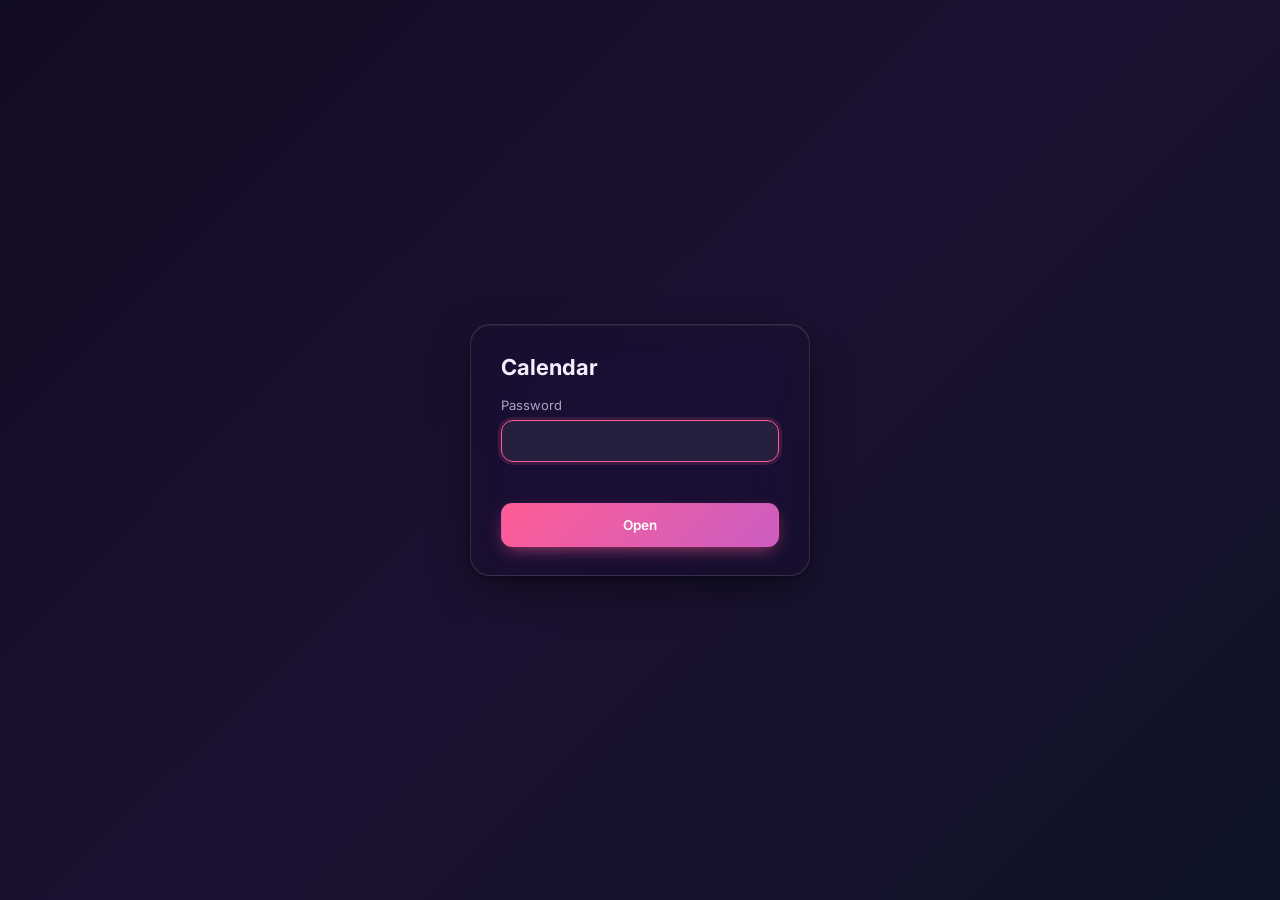
<file: index.html>
<!doctype html>
<html lang="en" data-theme="dark" data-bg="blossom">
<head>
<script>
/* Apply the saved theme before the page paints, so there's no flash of the wrong colours. Default: Starry, night mode. */
try {
  var st = (JSON.parse(localStorage.getItem('glasscal.v1') || 'null') || {}).settings || {};
  var th = st.theme === 'auto' ? (matchMedia('(prefers-color-scheme: dark)').matches ? 'dark' : 'light') : (st.theme || 'dark');
  document.documentElement.dataset.theme = th;
  document.documentElement.dataset.bg = st.starryDefault ? (st.bg || 'starry') : 'starry';
} catch (e) { }
</script>
<meta charset="utf-8">
<meta name="viewport" content="width=device-width, initial-scale=1">
<title>Calendar</title>
<link rel="icon" id="favicon" href="data:,">
<link rel="preconnect" href="https://fonts.googleapis.com">
<link rel="preconnect" href="https://fonts.gstatic.com" crossorigin>
<link href="https://fonts.googleapis.com/css2?family=Inter:wght@400;500;600;700&family=Macondo&family=Rye&family=Patrick+Hand&display=swap" rel="stylesheet">
<link rel="stylesheet" href="styles.css?v=20261103103449">
<link rel="manifest" href="manifest.webmanifest">
<link rel="apple-touch-icon" href="icon-192.png">
<meta name="theme-color" content="#7a2552">
<script>
/* Coming back from Google/Outlook sign-in (online mode): tell the main window, then close this one. */
(function () {
  var m = location.hash.match(/oauth_(ok|error)=([^&]*)/); if (!m) return;
  var v = decodeURIComponent(m[2]), msg = { type: 'glasscal-auth', ok: m[1] === 'ok', email: v, error: v };
  try { var bc = new BroadcastChannel('glasscal-auth'); bc.postMessage(msg); bc.close(); } catch (e) { }
  try { if (window.opener) window.opener.postMessage(msg, location.origin); } catch (e) { }
  history.replaceState(null, '', location.pathname + location.search);
  if (window.opener || window.name === 'glasscal-auth') {
    document.title = 'Calendar';
    document.body ? 0 : document.write('<body></body>');
    document.body.style.cssText = 'font:16px system-ui,sans-serif;display:grid;place-items:center;height:100vh;margin:0;text-align:center;padding:24px';
    document.body.textContent = msg.ok ? 'Connected ' + v + '. You can close this window.' : 'Sign-in did not finish: ' + v;
    setTimeout(function () { window.close(); }, 900);
    window.stop();
  }
})();
</script>
</head>
<body>
<div class="bg" aria-hidden="true"><i></i><i></i><i></i><i></i></div>

<div class="app" id="app">
  <header class="topbar glass">
    <button class="ib" id="menuBtn" data-icon="menu" title="Toggle sidebar"></button>
    <div class="brand"><span class="logo" id="logo"></span><span class="brand-t">Calendar</span></div>
    <button class="ib back-btn" id="backBtn" data-icon="back" title="Back to where you were (Backspace)" disabled></button>
    <button class="btn" id="todayBtn" data-icon="today" title="Today (T)"><span>Today</span></button>
    <label class="field search">
      <span data-icon="search"></span>
      <input id="searchInput" type="search" placeholder="Search events" title="Search (/)">
    </label>
    <div class="spacer"></div>
    <div class="seg" id="viewSeg" role="tablist">
      <button data-view="day" data-icon="vDay" title="Day (D)"><span>Day</span></button>
      <button data-view="workweek" data-icon="vWork" title="Work week (X)"><span>Work week</span></button>
      <button data-view="week" data-icon="vWeek" title="Week (W)"><span>Week</span></button>
      <button data-view="month" data-icon="vMonth" title="Month (M)"><span>Month</span></button>
      <button data-view="year" data-icon="vYear" title="Year (Y)"><span>Year</span></button>
      <button data-view="agenda" data-icon="vAgenda" title="Agenda (A)"><span>Agenda</span></button>
    </div>
    <button class="ib" id="syncBtn" data-icon="refresh" title="Sync now"></button>
    <button class="ib" id="bellBtn" data-icon="bell" title="Desktop reminders"></button>
    <button class="ib" id="themeBtn" title="Light / dark (L)"></button>
    <button class="ib" id="settingsBtn" data-icon="settings" title="Settings"></button>
  </header>

  <aside class="sidebar glass" id="sidebar">
    <button class="btn primary new" id="newBtn" data-icon="plus" title="New event (N)"><span>New event</span></button>
    <div class="mini" id="mini"></div>
    <div class="upnext" id="upnext"></div>
    <div class="cal-head">
      <h3></h3>
      <button class="ib sm" id="addCalBtn" data-icon="calPlus" title="Add calendar"></button>
      <button class="ib sm" id="addGroupBtn" data-icon="folderPlus" title="Add group / account"></button>
    </div>
    <div id="calList"></div>
    <div class="side-foot">
      <button class="btn ghost" id="importBtn" data-icon="upload"><span>Import</span></button>
      <button class="btn ghost" id="helpBtn" data-icon="keyboard"><span>Shortcuts</span></button>
    </div>
  </aside>

  <main class="main glass" id="view"></main>
</div>

<div class="pop glass" id="pop" hidden></div>
<div class="peek glass" id="peek" hidden role="dialog" aria-label="Event details"></div>
<div class="toasts" id="toasts"></div>

<!-- Event editor -->
<dialog id="dlgEvent" class="dlg glass">
  <form method="dialog" id="evForm">
    <div class="ev-head">
      <button type="button" class="icon-pick" id="evIconBtn" title="Choose an icon"></button>
      <input id="evTitle" placeholder="Add a title" autocomplete="off">
      <button type="button" class="ib" data-close data-icon="x" title="Close (Esc)"></button>
    </div>
    <div class="emoji-pop glass" id="evIconPop" hidden></div>
    <div class="rows">
      <div class="row"><span data-icon="calendar"></span><select id="evCal"></select></div>
      <div class="row wrap"><span data-icon="clock"></span>
        <input type="text" id="evSD" class="dfmt" placeholder="19 Oct 2026" autocomplete="off" spellcheck="false"><input type="text" id="evST" class="t12" list="times12" placeholder="9:00am" autocomplete="off" spellcheck="false">
        <span class="to">to</span>
        <input type="text" id="evED" class="dfmt" placeholder="19 Oct 2026" autocomplete="off" spellcheck="false"><input type="text" id="evET" class="t12" list="times12" placeholder="10:00am" autocomplete="off" spellcheck="false">
        <datalist id="times12"></datalist>
        <label class="toggle"><input type="checkbox" id="evAll"><i></i>All day</label>
      </div>
      <div class="row wrap"><span data-icon="repeat"></span>
        <select id="evRep">
          <option value="none">Does not repeat</option>
          <option value="daily">Every day</option>
          <option value="weekdays">Every weekday (Mon–Fri)</option>
          <option value="weekly">Every week</option>
          <option value="biweekly">Every 2 weeks</option>
          <option value="monthly">Every month</option>
          <option value="yearly">Every year</option>
        </select>
        <div class="daychips" id="evDays"></div>
        <label class="until" id="untilWrap">until <input type="text" id="evUntil" class="dfmt" placeholder="no end date" autocomplete="off" spellcheck="false"></label>
      </div>
      <div class="row"><span data-icon="bell"></span>
        <select id="evRem">
          <option value="">No reminder</option>
          <option value="0">At start time</option>
          <option value="5">5 minutes before</option>
          <option value="10">10 minutes before</option>
          <option value="15">15 minutes before</option>
          <option value="30">30 minutes before</option>
          <option value="60">1 hour before</option>
          <option value="120">2 hours before</option>
          <option value="1440">1 day before</option>
          <option value="10080">1 week before</option>
        </select>
      </div>
      <div class="row loc-row"><span data-icon="pin"></span><input id="evLoc" placeholder="Add location or meeting link" autocomplete="off"><div id="locSug" class="loc-sug" hidden></div></div>
      <div class="row top"><span data-icon="users"></span>
        <div class="guests">
          <div class="guest-list" id="evGuestList"></div>
          <input id="evGuestIn" type="email" placeholder="Add people — type an email address and press Enter" autocomplete="off" list="guestSuggest">
          <datalist id="guestSuggest"></datalist>
          <label class="toggle" id="evNotifyWrap" hidden><input type="checkbox" id="evNotify"><i></i>Email guests the invitation / changes</label>
        </div>
      </div>
      <div class="row"><span data-icon="checkCircle"></span><label class="toggle"><input type="checkbox" id="evTask"><i></i>Task — show a tick box so I can mark it done</label></div>
      <div class="row top"><span data-icon="note"></span><textarea id="evNotes" rows="3" placeholder="Add notes"></textarea></div>
      <div class="row top" id="evImgRow"><span data-icon="image"></span><div class="img-box"><div id="evImgs" class="img-grid"></div><button type="button" class="btn sm" id="evImgAdd">Add picture</button><small class="img-hint"> or paste one into the notes</small><input type="file" id="evImgFile" accept="image/*" multiple hidden></div></div>
      <div class="row series-note" id="seriesRow" hidden><span data-icon="repeat"></span><span id="seriesText"></span></div>
      <div class="row remote-note" id="remoteRow" hidden></div>
      <div class="row ro-note" id="roNote"><span data-icon="eye"></span>This calendar is read-only.</div>
    </div>
    <div class="del-confirm" id="evDelConfirm" hidden>
      <span>Delete which?</span>
      <button type="button" class="btn sm" id="evDelThis">Only this one</button>
      <button type="button" class="btn sm danger solid" id="evDelAll">All <b id="evDelAllN"></b></button>
      <button type="button" class="btn ghost sm" id="evDelCancel">Cancel</button>
    </div>
    <footer>
      <button type="button" class="btn danger" id="evDel" data-icon="trash"><span>Delete</span></button>
      <button type="button" class="btn ghost" id="evDup" data-icon="copy" title="Duplicate"><span>Duplicate</span></button>
      <span class="grow"></span>
      <button type="button" class="btn" data-close>Cancel</button>
      <button type="button" class="btn save-all" id="evSaveAll" data-icon="copy" title="Save these changes to every event in this group"><span>Save to all <b id="evSaveAllN"></b></span></button>
      <button type="submit" class="btn primary" id="evSave" data-icon="check"><span id="evSaveLbl">Save</span></button>
    </footer>
  </form>
</dialog>

<!-- Calendar editor -->
<dialog id="dlgCal" class="dlg glass small">
  <form method="dialog" id="calForm">
    <h2><span data-icon="calendar"></span><span id="calDlgTitle">Calendar</span></h2>
    <label class="fld"><span>Name</span><input id="calName" placeholder="e.g. Work, Kids sport, School" autocomplete="off"></label>
    <div class="fld"><span>Colour</span><div class="swatches" id="calSw"></div></div>
    <div class="fld"><span>Icon</span><div class="emoji-row" id="calIcons"></div></div>
    <label class="fld"><span>Group / account</span><select id="calGroup"></select></label>
    <label class="fld" id="newGroupWrap" hidden><span>New group name</span><input id="calNewGroup" placeholder="e.g. Family, work@company.com"></label>
    <footer>
      <button type="button" class="btn danger" id="calDel" data-icon="trash"><span>Delete</span></button>
      <button type="button" class="btn ghost" id="calExport" data-icon="download"><span>.ics</span></button>
      <button type="button" class="btn ghost" id="calOnly" data-icon="eye"><span>Show only this</span></button>
      <span class="grow"></span>
      <button type="button" class="btn" data-close>Cancel</button>
      <button type="submit" class="btn primary" data-icon="check"><span>Save</span></button>
    </footer>
  </form>
</dialog>

<!-- Import -->
<dialog id="dlgImport" class="dlg glass small">
  <form method="dialog" id="importForm">
    <h2><span data-icon="upload"></span>Import calendars (.ics)</h2>
    <p class="hint">Bring in your Outlook or Gmail calendars:</p>
    <ul class="hint list">
      <li><b>Google / Gmail:</b> calendar.google.com → Settings → <i>Import &amp; export</i> → <i>Export</i> (unzip, one .ics per calendar).</li>
      <li><b>Outlook.com:</b> Settings → Calendar → <i>Shared calendars</i> → <i>Publish a calendar</i> → open the ICS link and save the file.</li>
      <li><b>Outlook desktop:</b> File → <i>Save Calendar</i> → choose “Whole calendar”.</li>
    </ul>
    <label class="fld"><span>Files</span><input type="file" id="importFile" accept=".ics,text/calendar" multiple></label>
    <label class="fld"><span>Add events to</span><select id="importTarget"></select></label>
    <p class="hint">Importing the same file again updates events instead of duplicating them.</p>
    <footer>
      <span class="grow"></span>
      <button type="button" class="btn" data-close>Cancel</button>
      <button type="submit" class="btn primary" data-icon="upload"><span>Import</span></button>
    </footer>
  </form>
</dialog>

<!-- Settings -->
<dialog id="dlgSettings" class="dlg glass small">
  <form method="dialog" id="setForm">
    <h2><span data-icon="settings"></span>Settings</h2>
    <div class="fld"><span>Background</span><div class="bgs" id="setBg"></div></div>
    <label class="fld"><span>Month look</span><select id="setLook">
      <option value="planner">Planner — big icons, bold outlines, black day banner</option>
      <option value="glass">Glass — compact and minimal</option></select></label>
    <div class="grid2">
      <label class="fld"><span>Theme</span><select id="setTheme"><option value="auto">Match system</option><option value="light">Light</option><option value="dark">Dark</option></select></label>
      <label class="fld"><span>Week starts on</span><select id="setWeek"><option value="1">Monday</option><option value="0">Sunday</option><option value="6">Saturday</option></select></label>
      <label class="fld"><span>Default calendar</span><select id="setCal"></select></label>
      <label class="fld"><span>Default reminder</span><select id="setRem"><option value="">None</option><option value="5">5 min</option><option value="10">10 min</option><option value="15">15 min</option><option value="30">30 min</option><option value="60">1 hour</option></select></label>
      <label class="fld"><span>Working hours from</span><input type="number" id="setWS" min="0" max="23"></label>
      <label class="fld"><span>to</span><input type="number" id="setWE" min="1" max="24"></label>
    </div>
    <label class="toggle"><input type="checkbox" id="setH24"><i></i>24-hour time</label>
    <label class="toggle"><input type="checkbox" id="setWk"><i></i>Show week numbers</label>
    <label class="toggle"><input type="checkbox" id="setSmart"><i></i>Smart icons (🎂 birthdays, 🏏 cricket, ✈️ flights…)</label>
    <div class="fld"><span>Your data</span>
      <div class="btnrow">
        <button type="button" class="btn ghost" id="bkExport" data-icon="download"><span>Back up (.json)</span></button>
        <button type="button" class="btn ghost" id="bkImport" data-icon="upload"><span>Restore backup</span></button>
        <button type="button" class="btn ghost" id="icsExportAll" data-icon="download"><span>Export all (.ics)</span></button>
        <button type="button" class="btn ghost" id="setSync" data-icon="cloud"><span>Connect Gmail &amp; Outlook</span></button>
        <button type="button" class="btn danger" id="clearAll" data-icon="trash"><span>Delete all events</span></button>
      </div>
      <p class="hint">Everything is saved in this Chrome profile on this computer. Back up now and then.</p>
      <input type="file" id="bkFile" accept=".json,application/json" hidden>
    </div>
    <footer><span class="grow"></span><button type="submit" class="btn primary" data-icon="check"><span>Done</span></button></footer>
  </form>
</dialog>

<!-- Live sync -->
<dialog id="dlgSync" class="dlg glass">
  <form method="dialog">
    <h2><span data-icon="cloud"></span>Connect accounts<span class="grow"></span><button type="button" class="ib" data-close data-icon="x" title="Close"></button></h2>
    <p class="hint">Sign in once and your Gmail / Outlook calendars stay in sync both ways — add, edit, drag or delete here and it updates there too.
      Your sign-ins stay on this computer (in the <code>data</code> folder).</p>
    <div id="syncBody"></div>
  </form>
</dialog>

<!-- Shortcuts -->
<dialog id="dlgKeys" class="dlg glass small">
  <form method="dialog">
    <h2><span data-icon="keyboard"></span>Keyboard shortcuts</h2>
    <div class="keys">
      <div><kbd>T</kbd> Today</div><div><kbd>N</kbd> New event</div>
      <div><kbd>←</kbd> <kbd>→</kbd> Previous / next</div><div><kbd>C</kbd> New event</div>
      <div><kbd>D</kbd> Day</div><div><kbd>/</kbd> Search</div>
      <div><kbd>X</kbd> Work week</div><div><kbd>L</kbd> Light / dark</div>
      <div><kbd>W</kbd> Week</div><div><kbd>Ctrl</kbd>+<kbd>Z</kbd> Undo</div>
      <div><kbd>M</kbd> Month</div><div><kbd>Esc</kbd> Close</div>
      <div><kbd>Y</kbd> Year</div><div><kbd>?</kbd> This help</div>
      <div><kbd>A</kbd> Agenda</div><div><kbd>Backspace</kbd> Back to where you were</div>
    </div>
    <h3 class="sub">Mouse</h3>
    <ul class="hint list">
      <li><b>Click an event</b> to see its details, map and directions. <b>Right-click</b> (or double-click) it to edit. In the details card: <kbd>E</kbd> edit, <kbd>Del</kbd> delete.</li>
      <li>Day/week views: <b>drag on empty space</b> to create, <b>drag an event</b> to move it, drag its bottom edge to resize.</li>
      <li>Month view: <b>double-click a day</b> to create, <b>drag events</b> between days.</li>
      <li>Click a date number to open that day.</li>
    </ul>
    <footer><span class="grow"></span><button class="btn primary">Got it</button></footer>
  </form>
</dialog>

<script src="config.js?v=20261103103449"></script>
<script src="app.js?v=20261103103449"></script>
<script src="cloud.js?v=20261103103449"></script>
<script src="sync.js?v=20261103103449"></script>
</body>
</html>
</file>
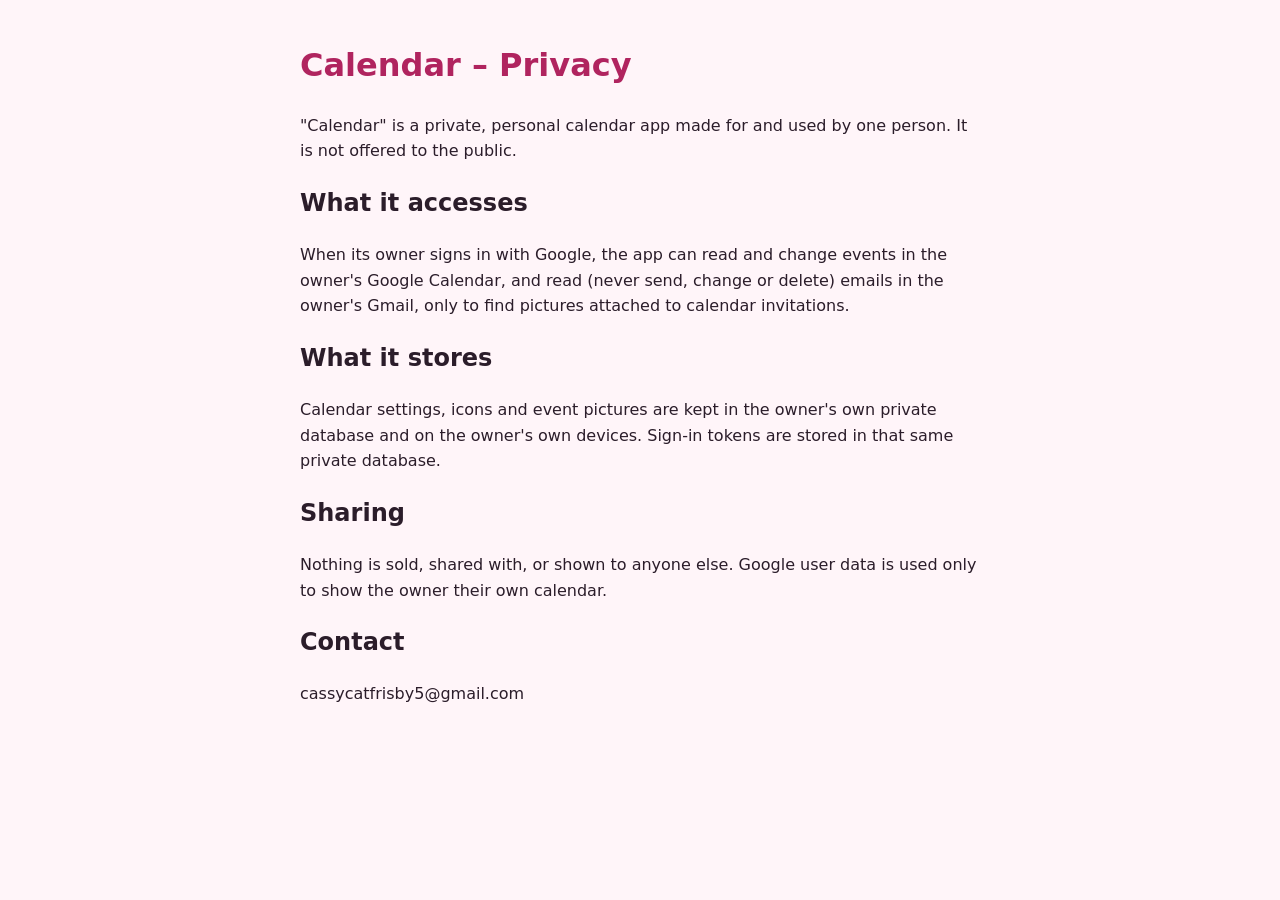
<file: privacy.html>
<!doctype html>
<html lang="en">
<head>
<meta charset="utf-8">
<meta name="viewport" content="width=device-width, initial-scale=1">
<title>Calendar – Privacy</title>
<style>
  body { font: 16px/1.6 system-ui, sans-serif; max-width: 680px; margin: 40px auto; padding: 0 16px; color: #2b1d2a; background: #fff5f9; }
  h1 { color: #b0245f; }
</style>
</head>
<body>
<h1>Calendar – Privacy</h1>
<p>"Calendar" is a private, personal calendar app made for and used by one person. It is not offered to the public.</p>
<h2>What it accesses</h2>
<p>When its owner signs in with Google, the app can read and change events in the owner's Google Calendar, and read (never send, change or delete) emails in the owner's Gmail, only to find pictures attached to calendar invitations.</p>
<h2>What it stores</h2>
<p>Calendar settings, icons and event pictures are kept in the owner's own private database and on the owner's own devices. Sign-in tokens are stored in that same private database.</p>
<h2>Sharing</h2>
<p>Nothing is sold, shared with, or shown to anyone else. Google user data is used only to show the owner their own calendar.</p>
<h2>Contact</h2>
<p>cassycatfrisby5@gmail.com</p>
</body>
</html>
</file>
<file: styles.css>
/* ================= Tokens ================= */
:root {
  --font: "Inter", "Segoe UI Variable Text", "Segoe UI", system-ui, sans-serif;
  --text: #211b30; --muted: #6c6682; --faint: #7f7a92;
  --glass: rgba(255,255,255,.50); --glass-2: rgba(255,255,255,.70); --glass-3: rgba(255,255,255,.90);
  --edge: rgba(255,255,255,.78); --edge-2: rgba(255,255,255,.55);
  --line: rgba(45,20,80,.08); --line-2: rgba(45,20,80,.15);
  --hover: rgba(255,255,255,.55); --press: rgba(255,255,255,.85);
  --accent: #d9306f; --accent-2: #8b5cf6; --accent-soft: rgba(217,48,111,.10);
  --shadow: 0 16px 48px -12px rgba(80,30,110,.25), 0 2px 6px rgba(80,30,110,.06);
  --r: 20px; --r-sm: 12px; --blur: 26px;
  --tint: 20%; --tint-2: 34%;
  --off: rgba(80,40,120,.035);
  --base: linear-gradient(135deg, #fde3ee 0%, #efe2ff 50%, #ffe8dc 100%);
  --b1: #ff6fa3; --b2: #b06bff; --b3: #ffb36b; --b4: #ff9ad0; --bo: .55;
  color-scheme: light;
}
[data-bg="ocean"]    { --b1:#38a8f5; --b2:#2fd3b7; --b3:#6b7bff; --b4:#8fd3ff; --base: linear-gradient(135deg,#dff1ff,#e3fbf6 50%,#e8e9ff); --accent:#1c7ed6; --accent-soft:rgba(28,126,214,.1); }
[data-bg="aurora"]   { --b1:#34e0a1; --b2:#8a5cff; --b3:#29c5f6; --b4:#c4ff6b; --base: linear-gradient(135deg,#e6fff3,#efe8ff 50%,#e2f7ff); --accent:#7048e8; --accent-soft:rgba(112,72,232,.1); }
[data-bg="sunset"]   { --b1:#ff7a45; --b2:#ff4f81; --b3:#ffc145; --b4:#b14fff; --base: linear-gradient(135deg,#fff0de,#ffe0e8 50%,#f3e3ff); --accent:#e8590c; --accent-soft:rgba(232,89,12,.1); }
[data-bg="graphite"] { --b1:#9aa4b8; --b2:#c3cad8; --b3:#7d8bab; --b4:#b8c1d6; --base: linear-gradient(135deg,#eef0f4,#e3e6ee 50%,#eceef3); --accent:#495057; --accent-soft:rgba(73,80,87,.1); }

[data-theme="dark"] {
  --text: #f2eefc; --muted: #aba5c4; --faint: #7e7998;
  --glass: rgba(22,17,38,.52); --glass-2: rgba(36,30,58,.72); --glass-3: rgba(40,33,64,.95);
  --edge: rgba(255,255,255,.13); --edge-2: rgba(255,255,255,.07);
  --line: rgba(255,255,255,.07); --line-2: rgba(255,255,255,.14);
  --hover: rgba(255,255,255,.08); --press: rgba(255,255,255,.15);
  --accent-soft: rgba(255,120,170,.13);
  --shadow: 0 16px 48px -12px rgba(0,0,0,.65), 0 2px 6px rgba(0,0,0,.3);
  --tint: 30%; --tint-2: 46%; --off: rgba(0,0,0,.14);
  --base: linear-gradient(135deg, #120c22 0%, #1c1131 50%, #0e1326 100%);
  --bo: .30;
  color-scheme: dark;
}
[data-theme="dark"][data-bg="blossom"] { --accent: #ff5c95; }
[data-theme="dark"][data-bg="ocean"] { --accent: #4dabf7; }
[data-theme="dark"][data-bg="aurora"] { --accent: #9775fa; }
[data-theme="dark"][data-bg="sunset"] { --accent: #ff8a4c; }
[data-theme="dark"][data-bg="graphite"] { --accent: #ced4da; }

/* ================= Base ================= */
* { box-sizing: border-box; }
html, body { height: 100%; margin: 0; }
body {
  font: 13.5px/1.35 var(--font); color: var(--text); overflow: hidden;
  background: #f4e8f3; -webkit-font-smoothing: antialiased;
}
[data-theme="dark"] body { background: #140f22; }
button, input, select, textarea { font: inherit; color: inherit; }
button { cursor: pointer; background: none; border: 0; padding: 0; }
.i { width: 18px; height: 18px; flex-shrink: 0; }
[hidden] { display: none !important; }

.bg { position: fixed; inset: 0; background: var(--base); overflow: hidden; z-index: 0; transition: background .6s; }
.bg i { position: absolute; width: 50vmax; height: 50vmax; border-radius: 50%; filter: blur(80px); opacity: var(--bo); animation: float 30s ease-in-out infinite alternate; transition: background .6s; }
.bg i:nth-child(1) { background: var(--b1); top: -18%; left: -12%; }
.bg i:nth-child(2) { background: var(--b2); top: 28%; right: -18%; animation-duration: 36s; }
.bg i:nth-child(3) { background: var(--b3); bottom: -25%; left: 18%; animation-duration: 42s; }
.bg i:nth-child(4) { background: var(--b4); top: 5%; left: 42%; width: 32vmax; height: 32vmax; animation-duration: 26s; }
@keyframes float { to { transform: translate(9vw, 7vh) scale(1.18); } }
@media (prefers-reduced-motion: reduce) { .bg i { animation: none; } * { transition: none !important; } }

.glass {
  background: var(--glass);
  backdrop-filter: blur(var(--blur)) saturate(175%);
  -webkit-backdrop-filter: blur(var(--blur)) saturate(175%);
  border: 1px solid var(--edge);
  border-radius: var(--r);
  box-shadow: var(--shadow), inset 0 1px 0 var(--edge-2);
}

/* ================= Layout ================= */
.app {
  position: relative; z-index: 1; height: 100vh; padding: 12px; gap: 12px;
  display: grid; grid-template-columns: 290px minmax(0,1fr); grid-template-rows: 60px minmax(0,1fr);
  transition: grid-template-columns .25s;
}
.app.no-side { grid-template-columns: 0 minmax(0,1fr); }
.app.no-side .sidebar { opacity: 0; pointer-events: none; padding: 0; border: 0; }
.topbar { grid-column: 1 / -1; display: flex; align-items: center; gap: 8px; padding: 0 12px; min-width: 0; }
.sidebar { overflow-y: auto; overflow-x: hidden; padding: 14px; display: flex; flex-direction: column; gap: 14px; scrollbar-width: thin; transition: opacity .2s; }
.main { overflow: hidden; display: flex; flex-direction: column; min-width: 0; position: relative; }

/* ================= Controls ================= */
.ib { width: 36px; height: 36px; display: inline-grid; place-items: center; border-radius: 11px; color: var(--muted); transition: background .15s, color .15s, transform .1s; flex-shrink: 0; }
.ib:hover { background: var(--hover); color: var(--text); }
.ib:active { transform: scale(.94); background: var(--press); }
.ib.sm { width: 28px; height: 28px; border-radius: 8px; }
.ib.sm .i { width: 16px; height: 16px; }
.ib.on { color: var(--accent); }
.ib:disabled { opacity: .3; cursor: default; background: none; transform: none; }
.back-btn:not(:disabled) { color: var(--accent); background: var(--glass-2); border: 1px solid var(--edge); }
.btn {
  display: inline-flex; align-items: center; gap: 7px; height: 36px; padding: 0 14px; border-radius: 11px;
  background: var(--glass-2); border: 1px solid var(--edge); font-weight: 600; white-space: nowrap;
  box-shadow: 0 1px 2px rgba(0,0,0,.04); transition: background .15s, transform .1s, box-shadow .15s;
}
.btn .i { width: 17px; height: 17px; }
.btn:hover { background: var(--glass-3); box-shadow: 0 4px 14px -6px rgba(60,20,90,.3); }
.btn:active { transform: scale(.97); }
.btn.primary { background: linear-gradient(135deg, var(--accent), color-mix(in srgb, var(--accent) 55%, var(--accent-2))); color: #fff; border-color: transparent; box-shadow: 0 6px 18px -6px color-mix(in srgb, var(--accent) 70%, transparent); }
.btn.primary:hover { filter: brightness(1.06); }
.btn.ghost { background: transparent; border-color: transparent; box-shadow: none; color: var(--muted); }
.btn.ghost:hover { background: var(--hover); color: var(--text); }
.btn.danger { color: #e03131; background: transparent; border-color: transparent; box-shadow: none; }
.btn.danger:hover { background: rgba(224,49,49,.1); }

.brand { display: flex; align-items: center; gap: 9px; font-weight: 700; font-size: 15px; margin-right: 6px; white-space: nowrap; }
.logo svg { width: 30px; height: 30px; display: block; filter: drop-shadow(0 3px 6px rgba(120,40,120,.25)); }
.spacer { flex: 1; }

.field { display: flex; align-items: center; gap: 7px; height: 36px; padding: 0 11px; border-radius: 11px; background: var(--glass-2); border: 1px solid var(--edge); color: var(--muted); transition: box-shadow .15s, background .15s; min-width: 0; }
.field:focus-within { background: var(--glass-3); box-shadow: 0 0 0 3px var(--accent-soft); }
.field input { border: 0; outline: 0; background: none; width: 100%; color: var(--text); min-width: 0; }
.field .i { width: 16px; height: 16px; }
.search { width: 280px; margin-left: 4px; }

.seg { display: flex; background: var(--glass-2); border: 1px solid var(--edge); border-radius: 12px; padding: 3px; gap: 2px; }
.seg button { display: flex; align-items: center; gap: 6px; height: 28px; padding: 0 10px; border-radius: 9px; color: var(--muted); font-weight: 600; font-size: 12.5px; transition: background .15s, color .15s; }
.seg button .i { width: 16px; height: 16px; }
.seg button:hover { color: var(--text); background: var(--hover); }
.seg button.on { background: var(--glass-3); color: var(--accent); box-shadow: 0 2px 8px -2px rgba(60,20,90,.25); }

/* ================= Sidebar ================= */
.new { width: 100%; justify-content: center; height: 42px; font-size: 14px; flex-shrink: 0; }
.mini-h { display: flex; align-items: center; gap: 4px; margin-bottom: 6px; }
.mini-h b { flex: 1; font-size: 14px; padding-left: 4px; }
.mini-g { display: grid; grid-template-columns: 22px repeat(7, 1fr); text-align: center; row-gap: 2px; font-size: 12px; }
.mini-g .h { color: var(--faint); font-weight: 600; font-size: 11px; padding: 3px 0; }
.mini-g .wk { color: var(--faint); font-size: 10px; display: grid; place-items: center; }
.mini-g .d { position: relative; height: 28px; border-radius: 9px; display: grid; place-items: center; font-variant-numeric: tabular-nums; transition: background .12s; }
.mini-g .d:hover { background: var(--hover); }
.mini-g .d.o { color: var(--faint); }
.mini-g .d.sel { background: var(--accent-soft); }
.mini-g .d.cur { box-shadow: inset 0 0 0 1.5px var(--accent); }
.mini-g .d.td { background: var(--accent); color: #fff; font-weight: 700; }
.mini-g.nowk { grid-template-columns: 0 repeat(7,1fr); }
.mini-g.nowk .wk { visibility: hidden; }

.upnext { background: var(--glass-2); border: 1px solid var(--edge); border-radius: 16px; padding: 10px; }
.upnext h4 { margin: 0 0 6px; font-size: 12px; text-transform: uppercase; letter-spacing: .06em; color: var(--muted); display: flex; align-items: center; gap: 6px; }
.upnext h4 .i { width: 15px; height: 15px; color: var(--accent); }
.un { display: flex; gap: 9px; align-items: center; width: 100%; text-align: left; padding: 6px; border-radius: 10px; }
.un:hover { background: var(--hover); }
.un .em { width: 30px; height: 30px; border-radius: 9px; display: grid; place-items: center; background: color-mix(in srgb, var(--c) var(--tint), transparent); font-size: 15px; flex-shrink: 0; }
.un .tx { min-width: 0; flex: 1; }
.un b { display: block; overflow: hidden; text-overflow: ellipsis; white-space: nowrap; font-weight: 600; }
.un small { color: var(--muted); }
.un-sec { font-size: 10.5px; font-weight: 700; text-transform: uppercase; letter-spacing: .06em; color: var(--muted); margin: 8px 6px 2px; }
.un-sec:first-of-type { margin-top: 2px; }
.un-sec.missed { color: #e03131; }
.un.missed small { color: #e03131; font-weight: 600; }
.un.missed .em { box-shadow: inset 0 0 0 1.5px rgba(224,49,49,.5); }
.un .tick { margin-left: auto; width: 20px; height: 20px; }
.un .tick .i { width: 12px; height: 12px; }
/* hover an item to read its full name */
.un:hover b, .un:focus-visible b { white-space: normal; overflow: visible; text-overflow: clip; overflow-wrap: anywhere; }
.un-more { font-size: 11.5px; color: var(--muted); padding: 2px 8px 4px 45px; }
.un-empty { color: var(--muted); font-size: 12.5px; padding: 4px 6px; }

.cal-head { display: flex; align-items: center; gap: 2px; margin-bottom: -8px; }
.cal-head h3 { flex: 1; margin: 0; font-size: 12px; text-transform: uppercase; letter-spacing: .06em; color: var(--muted); }
.grp { margin-bottom: 4px; }
.grp-h { display: flex; align-items: center; gap: 2px; }
.grp-h .ib { opacity: 0; }
.grp-h:hover .ib { opacity: 1; }
.grp-t { flex: 1; display: flex; align-items: center; gap: 6px; padding: 6px 4px; font-weight: 600; min-width: 0; text-align: left; }
.grp-t span { overflow: hidden; text-overflow: ellipsis; white-space: nowrap; }
.grp-t .i { width: 15px; height: 15px; color: var(--muted); transition: transform .2s; }
.grp.collapsed .grp-t .chev { transform: rotate(-90deg); }
.grp.collapsed .grp-b { display: none; }
.cal { display: flex; align-items: center; gap: 8px; padding: 4px 4px 4px 8px; border-radius: 10px; transition: background .12s; }
.cal:hover { background: var(--hover); }
.cal[draggable="true"] { cursor: grab; }
.cal[draggable="true"]:active { cursor: grabbing; }
.cal.dragging { opacity: .35; }
.cal.drop-before { box-shadow: inset 0 3px 0 -1px var(--accent); }
.cal.drop-after { box-shadow: inset 0 -3px 0 -1px var(--accent); }
.grp-h[draggable="true"] { cursor: grab; }
.grp.dragging { opacity: .35; }
.grp.drop-before { box-shadow: inset 0 3px 0 -1px var(--accent); }
.grp.drop-after { box-shadow: inset 0 -3px 0 -1px var(--accent); }
.grp.drop-into { background: var(--accent-soft); border-radius: 12px; box-shadow: inset 0 0 0 2px var(--accent); }
.cal .sw { width: 20px; height: 20px; border-radius: 7px; border: 2px solid var(--c); display: grid; place-items: center; color: #fff; transition: background .15s; flex-shrink: 0; }
.cal .sw .i { width: 13px; height: 13px; stroke-width: 3; opacity: 0; }
.cal.on .sw { background: var(--c); box-shadow: 0 2px 8px -2px var(--c); }
.cal.on .sw .i { opacity: 1; }
.cal-ic { width: 20px; text-align: center; font-size: 14px; }
.cal-n { flex: 1; cursor: pointer; overflow: hidden; text-overflow: ellipsis; white-space: nowrap; }
.cal:not(.on) .cal-n { color: var(--muted); }
.cal .more { opacity: 0; }
.cal:hover .more { opacity: 1; }
.side-foot { margin-top: auto; display: flex; gap: 4px; flex-wrap: wrap; }
.empty { color: var(--faint); padding: 4px 10px; font-size: 12.5px; }

/* ================= Chips ================= */
.chip {
  display: flex; align-items: center; gap: 5px; min-height: 22px; padding: 2px 6px; border-radius: 7px;
  background: color-mix(in srgb, var(--c) var(--tint), transparent); border-left: 3px solid var(--c);
  font-size: 12px; cursor: pointer; white-space: nowrap; overflow: hidden; flex-shrink: 0; text-align: left; width: 100%;
  transition: transform .12s, box-shadow .12s;
}
.chip:hover { transform: translateY(-1px); box-shadow: 0 5px 14px -6px color-mix(in srgb, var(--c) 80%, transparent); }
.chip.allday { background: color-mix(in srgb, var(--c) var(--tint-2), transparent); font-weight: 600; }
.chip .t { color: var(--muted); font-variant-numeric: tabular-nums; font-size: 11.5px; }
.chip .ti { overflow: hidden; text-overflow: ellipsis; flex: 1; min-width: 0; }
.chip .ic, .ev .ic { font-size: 12px; line-height: 1; }
.chip .rp { width: 12px; height: 12px; color: var(--muted); }
.done .ti, .done b { text-decoration: line-through; opacity: .55; }
.tick { width: 14px; height: 14px; border-radius: 50%; border: 1.5px solid var(--c); display: inline-grid; place-items: center; flex-shrink: 0; cursor: pointer; background: var(--glass-3); }
.tick .i { width: 10px; height: 10px; stroke-width: 3.5; }
.tick.on { background: var(--c); color: #fff; }
.chip.ro { cursor: default; }
[draggable="true"] { cursor: grab; }
.dragging { opacity: .85; z-index: 20 !important; box-shadow: 0 12px 30px -8px rgba(0,0,0,.35) !important; pointer-events: none; }

/* ================= Month ================= */
.month { display: grid; flex: 1; min-height: 0; grid-template-columns: 30px repeat(7, minmax(0,1fr)); grid-template-rows: 34px repeat(var(--rows), minmax(0,1fr)); }
.month.nowk { grid-template-columns: 0 repeat(7, minmax(0,1fr)); }
.month.nowk .wk { visibility: hidden; }
.month .wd { font-size: 12px; color: var(--muted); padding: 11px 8px 0; font-weight: 600; }
.month .wk { font-size: 10.5px; color: var(--faint); text-align: center; padding-top: 11px; border-top: 1px solid var(--line); }
.cell { border-top: 1px solid var(--line); border-left: 1px solid var(--line); padding: 4px 5px; min-width: 0; display: flex; flex-direction: column; gap: 2px; overflow: hidden; position: relative; transition: background .15s; }
.cell.we { background: var(--off); }
.cell.o { background: var(--off); }
.cell.o .dnum { color: var(--faint); }
.cell.today { background: color-mix(in srgb, var(--accent) 30%, transparent); box-shadow: inset 0 0 0 2px var(--accent); border-radius: 4px; }
.cell.over, .adc.over { background: color-mix(in srgb, var(--accent) 16%, transparent); }
.ch { display: flex; align-items: center; gap: 4px; height: 24px; flex-shrink: 0; }
.dnum { font-weight: 600; font-size: 12px; padding: 2px 6px; border-radius: 8px; font-variant-numeric: tabular-nums; flex-shrink: 0; }
.dnum:hover { background: var(--hover); }
.today .dnum { background: var(--accent); color: #fff; border-radius: 50%; min-width: 24px; height: 24px; padding: 0; display: grid; place-items: center; }
.hol { font-size: 10.5px; color: var(--muted); overflow: hidden; text-overflow: ellipsis; white-space: nowrap; flex: 1; }
.cell-add { margin-left: auto; opacity: 0; width: 22px; height: 22px; border-radius: 7px; display: grid; place-items: center; color: var(--muted); }
.cell-add .i { width: 14px; height: 14px; }
.cell:hover .cell-add { opacity: 1; }
.cell-add:hover { background: var(--hover); color: var(--accent); }
.more-btn { font-size: 11px; font-weight: 700; color: var(--accent); background: var(--accent-soft); padding: 1px 7px; border-radius: 20px; flex-shrink: 0; margin-left: auto; }
.more-btn:hover { background: var(--accent); color: #fff; }
.more-btn + .cell-add { margin-left: 0; }
.dnum { white-space: nowrap; }
/* Narrow day cells (half-screen window): drop the time and the repeat icon so the event name shows. */
.cell { container-type: inline-size; }
@container (max-width: 125px) {
  .month:not(.planner) .cell .chip .t, .month:not(.planner) .cell .chip .rp { display: none; }
  .month:not(.planner) .cell .chip { padding: 2px 4px; gap: 3px; }
  .cell .cell-add { display: none; }
}

/* ================= Time grid ================= */
.gridv { display: flex; flex-direction: column; flex: 1; min-height: 0; }
.gh, .gad, .gi { display: grid; grid-template-columns: 58px repeat(var(--n), minmax(0,1fr)); }
.gh, .gad { overflow: hidden; scrollbar-gutter: stable; }
.gh { padding-top: 6px; }
.dh { display: flex; flex-direction: column; align-items: center; padding: 4px 0 8px; border-radius: 12px; gap: 1px; }
.dh:hover { background: var(--hover); }
.dh .dw { font-size: 11.5px; color: var(--muted); font-weight: 600; text-transform: uppercase; letter-spacing: .04em; }
.dh .dn { font-size: 22px; font-weight: 600; width: 38px; height: 38px; display: grid; place-items: center; border-radius: 50%; }
.dh.today .dw { color: var(--accent); }
.dh.today .dn { background: var(--accent); color: #fff; box-shadow: 0 6px 16px -6px var(--accent); }
.gad { border-bottom: 1px solid var(--line-2); max-height: 130px; overflow-y: auto; }
.gad .lbl { font-size: 10.5px; color: var(--faint); text-align: right; padding: 6px 8px 0 0; }
.adc { border-left: 1px solid var(--line); padding: 3px; display: flex; flex-direction: column; gap: 2px; min-height: 30px; min-width: 0; }
.gb { flex: 1; overflow-y: auto; min-height: 0; scrollbar-gutter: stable; scrollbar-width: thin; }
.gi { position: relative; height: calc(var(--h) * 24); }
.hours { position: relative; }
.hr { position: absolute; right: 8px; transform: translateY(-50%); font-size: 10.5px; color: var(--faint); font-variant-numeric: tabular-nums; }
.col { position: relative; border-left: 1px solid var(--line); touch-action: none; cursor: cell; }
.col::before { content: ""; position: absolute; inset: 0; pointer-events: none;
  background:
    repeating-linear-gradient(to bottom, transparent 0 calc(var(--h) - 1px), var(--line) calc(var(--h) - 1px) var(--h)),
    linear-gradient(to bottom, var(--off) 0 var(--ws), transparent var(--ws) var(--we), var(--off) var(--we)); }
.col.we::before { background:
    repeating-linear-gradient(to bottom, transparent 0 calc(var(--h) - 1px), var(--line) calc(var(--h) - 1px) var(--h)),
    linear-gradient(var(--off), var(--off)); }
.col.today { background: color-mix(in srgb, var(--accent) 4%, transparent); }
/* half-hour marks: small grey time in the gutter + a faint dashed line across the day */
.hr.half { font-size: 9px; opacity: .75; }
.col::after { content: ""; position: absolute; inset: 0; pointer-events: none;
  background: repeating-linear-gradient(to bottom, transparent 0 calc(var(--h) / 2 - 1px), var(--line) calc(var(--h) / 2 - 1px) calc(var(--h) / 2), transparent calc(var(--h) / 2) var(--h));
  -webkit-mask-image: repeating-linear-gradient(to right, #000 0 4px, transparent 4px 8px); mask-image: repeating-linear-gradient(to right, #000 0 4px, transparent 4px 8px); }
.now { position: absolute; left: -1px; right: 0; height: 2px; background: var(--accent); z-index: 6; pointer-events: none; box-shadow: 0 0 8px var(--accent); }
.now::before { content: ""; position: absolute; left: -5px; top: -4px; width: 10px; height: 10px; border-radius: 50%; background: var(--accent); }
.ev {
  position: absolute; z-index: 2; border-radius: 9px; padding: 3px 7px; font-size: 12px; overflow: hidden; cursor: grab;
  background: color-mix(in srgb, var(--c) var(--tint-2), var(--glass-3));
  border-left: 3px solid var(--c); border-top: 1px solid var(--edge-2);
  box-shadow: 0 2px 8px -3px color-mix(in srgb, var(--c) 60%, transparent);
  transition: box-shadow .15s;
}
.ev:hover { z-index: 5; box-shadow: 0 8px 22px -8px color-mix(in srgb, var(--c) 90%, transparent); }
.ev-t { display: flex; align-items: center; gap: 5px; }
.ev-t b { font-weight: 600; overflow: hidden; text-overflow: ellipsis; white-space: nowrap; }
.ev-m { color: var(--muted); font-size: 11px; white-space: nowrap; overflow: hidden; text-overflow: ellipsis; }
.ev.short { padding-top: 1px; }
.ev.short .ev-t { font-size: 11px; }
.ev.ro { cursor: pointer; }
.rsz { position: absolute; left: 0; right: 0; bottom: 0; height: 7px; cursor: ns-resize; }
.drag-new { position: absolute; left: 2px; right: 2px; z-index: 4; border-radius: 9px; background: color-mix(in srgb, var(--accent) 25%, transparent); border: 2px dashed var(--accent); font-size: 11.5px; font-weight: 600; padding: 3px 6px; color: var(--text); pointer-events: none; }

/* ================= Year ================= */
.year { flex: 1; overflow: auto; display: grid; grid-template-columns: repeat(auto-fill, minmax(230px, 1fr)); gap: 14px; padding: 16px; align-content: start; }
.ym { background: var(--glass-2); border: 1px solid var(--edge); border-radius: 16px; padding: 12px; }
.ym h3 { margin: 0 0 8px; font-size: 14px; }
.ym h3 button:hover { color: var(--accent); }
.ym.curm { box-shadow: 0 0 0 2px var(--accent-soft); }
.ym-g { display: grid; grid-template-columns: repeat(7, 1fr); gap: 2px; text-align: center; font-size: 11.5px; }
.ym-g .h { color: var(--faint); font-size: 10.5px; font-weight: 600; }
.ym-d { height: 26px; border-radius: 8px; display: grid; place-items: center; font-variant-numeric: tabular-nums; }
.ym-d:hover { outline: 1.5px solid var(--accent); }
.ym-d.l1 { background: color-mix(in srgb, var(--accent) 12%, transparent); }
.ym-d.l2 { background: color-mix(in srgb, var(--accent) 26%, transparent); }
.ym-d.l3 { background: color-mix(in srgb, var(--accent) 42%, transparent); font-weight: 600; }
.ym-d.td { background: var(--accent); color: #fff; font-weight: 700; }
.ym-d.hd { color: #e03131; font-weight: 700; }

/* ================= Agenda ================= */
.agenda { flex: 1; overflow-y: auto; padding: 8px 20px 20px; }
.ag-day { display: grid; grid-template-columns: 90px 1fr; gap: 12px; padding: 12px 0; border-bottom: 1px solid var(--line); }
.ag-date { display: flex; align-items: center; gap: 8px; align-self: start; position: sticky; top: 8px; }
.ag-date .n { font-size: 26px; font-weight: 700; width: 44px; height: 44px; display: grid; place-items: center; border-radius: 14px; }
.ag-date small { color: var(--muted); font-weight: 600; text-transform: uppercase; font-size: 11px; line-height: 1.3; }
.ag-day.today .n { background: var(--accent); color: #fff; box-shadow: 0 6px 16px -6px var(--accent); }
.ag-list { display: flex; flex-direction: column; gap: 4px; min-width: 0; }
.ag-item { display: grid; grid-template-columns: 78px 4px 34px minmax(0,1fr) auto; gap: 10px; align-items: center; padding: 8px 10px; border-radius: 12px; text-align: left; transition: background .12s; }
.ag-item:hover { background: var(--hover); }
.ag-time { font-variant-numeric: tabular-nums; font-weight: 600; font-size: 12.5px; }
.ag-time small { display: block; color: var(--muted); font-weight: 400; }
.ag-item .bar { width: 4px; height: 34px; border-radius: 4px; background: var(--c); }
.ag-item .em { width: 34px; height: 34px; border-radius: 10px; display: grid; place-items: center; background: color-mix(in srgb, var(--c) var(--tint), transparent); font-size: 16px; }
.ag-main { min-width: 0; }
.ag-main b { display: block; font-weight: 600; overflow: hidden; text-overflow: ellipsis; white-space: nowrap; }
.ag-main small { color: var(--muted); display: flex; gap: 6px; align-items: center; overflow: hidden; white-space: nowrap; }
.ag-main small .i { width: 13px; height: 13px; }
.ag-item > .i { color: var(--faint); width: 15px; height: 15px; }
.ag-empty { display: grid; place-items: center; text-align: center; color: var(--muted); padding: 80px 20px; gap: 8px; }
.ag-empty .i { width: 48px; height: 48px; color: var(--accent); opacity: .6; }
.search-note { display: flex; align-items: center; gap: 8px; padding: 12px 20px 0; color: var(--muted); }
.search-note .i { width: 16px; height: 16px; }
.search-banner { display: flex; align-items: center; gap: 8px; padding: 8px 14px; font-size: 12.5px; color: var(--muted); border-bottom: 1px solid var(--line); }
.search-banner .i { width: 15px; height: 15px; color: var(--accent); }
.search-banner button { margin-left: auto; color: var(--accent); font-weight: 600; }

/* ================= Popover / toasts ================= */
.pop { position: fixed; z-index: 50; width: 260px; padding: 12px; display: flex; flex-direction: column; gap: 3px; background: var(--glass-2); max-height: 60vh; overflow: auto; animation: popin .15s ease-out; }
.pop h4 { margin: 0 0 6px; display: flex; align-items: center; justify-content: space-between; }
@keyframes popin { from { opacity: 0; transform: translateY(4px) scale(.98); } }
.toasts { position: fixed; bottom: 20px; left: 50%; transform: translateX(-50%); display: flex; flex-direction: column; gap: 8px; z-index: 100; align-items: center; }
.toast { display: flex; align-items: center; gap: 10px; padding: 10px 14px; background: var(--glass-3); animation: popin .2s ease-out; border-radius: 14px; font-weight: 500; }
.toast .i { color: var(--accent); }
.toast button { font-weight: 700; color: var(--accent); padding: 4px 8px; border-radius: 8px; }
.toast button:hover { background: var(--hover); }
.toast.out { opacity: 0; transform: translateY(6px); transition: .3s; }

/* ================= Dialogs ================= */
dialog.dlg { padding: 0; color: var(--text); width: min(680px, calc(100vw - 32px)); max-height: calc(100vh - 40px); overflow: visible; background: var(--glass-3); }
dialog.dlg.small { width: min(520px, calc(100vw - 32px)); }
dialog.dlg[open] { animation: dlgin .18s ease-out; }
@keyframes dlgin { from { opacity: 0; transform: translateY(10px) scale(.98); } }
dialog::backdrop { background: rgba(30,15,50,.25); backdrop-filter: blur(6px); }
dialog form { padding: 18px 20px; display: flex; flex-direction: column; gap: 12px; max-height: calc(100vh - 40px); overflow-y: auto; }
dialog h2 { margin: 0; font-size: 18px; display: flex; align-items: center; gap: 10px; }
dialog h2 .i { color: var(--accent); width: 22px; height: 22px; }
dialog h3.sub { margin: 6px 0 0; font-size: 13px; color: var(--muted); }
dialog footer { display: flex; align-items: center; gap: 6px; padding-top: 6px; flex-wrap: wrap; }
.grow { flex: 1; }
.ev-head { display: flex; align-items: center; gap: 10px; }
.ev-head input { flex: 1; font-size: 20px; font-weight: 600; border: 0; border-bottom: 2px solid var(--line-2); background: none; outline: 0; padding: 6px 2px; min-width: 0; }
.ev-head input:focus { border-color: var(--accent); }
.icon-pick { width: 46px; height: 46px; border-radius: 14px; font-size: 24px; display: grid; place-items: center; background: color-mix(in srgb, var(--c, var(--accent)) var(--tint), var(--glass-2)); border: 1px solid var(--edge); flex-shrink: 0; transition: transform .1s; }
.icon-pick:hover { transform: scale(1.05); }
.icon-pick .i { color: var(--muted); }
.emoji-pop { position: absolute; top: 76px; left: 20px; z-index: 5; width: 330px; padding: 10px; display: grid; grid-template-columns: repeat(9, 1fr); gap: 2px; background: var(--glass-3); }
.emoji-pop button, .emoji-row button { height: 32px; border-radius: 8px; font-size: 18px; display: grid; place-items: center; }
.emoji-pop button:hover, .emoji-row button:hover { background: var(--hover); }
.emoji-pop .txt { grid-column: span 3; font-size: 12px; font-weight: 600; color: var(--muted); border: 1px solid var(--line-2); }
.rows { display: flex; flex-direction: column; gap: 10px; }
.row { display: flex; align-items: center; gap: 8px; }
.row.wrap { flex-wrap: wrap; }
.row.top { align-items: flex-start; }
.row > .i { color: var(--muted); width: 20px; margin-right: 4px; }
.row.top > .i { margin-top: 8px; }
.row input:not([type=checkbox]):not([type=radio]), .row select, .row textarea, .fld input:not([type=checkbox]), .fld select {
  height: 36px; border-radius: 10px; border: 1px solid var(--line-2); background: var(--glass-2); padding: 0 10px; outline: 0; transition: border-color .15s, box-shadow .15s;
}
.row textarea { height: auto; padding: 8px 10px; flex: 1; resize: vertical; }
.row #evLoc, .row #evCal, .row #evRem { flex: 1; }
.row input:focus, .row select:focus, .row textarea:focus, .fld input:focus, .fld select:focus { border-color: var(--accent); box-shadow: 0 0 0 3px var(--accent-soft); }
.row .to { color: var(--muted); }
.row.scope { background: var(--accent-soft); border-radius: 12px; padding: 8px 10px; flex-wrap: wrap; }
.row.scope label { display: flex; gap: 6px; align-items: center; margin-right: 10px; cursor: pointer; }
.ro-note { color: var(--muted); }
.series-note { background: var(--accent-soft); border-radius: 12px; padding: 8px 10px; font-size: 12.5px; color: var(--muted); align-items: flex-start; }
.series-note > .i { color: var(--accent); margin-top: 1px; }
.series-note b { color: var(--text); }
.btn.save-all { border: 2px solid var(--accent); color: var(--accent); background: var(--glass-3); }
.btn.save-all b, .del-confirm b { font-weight: 600; opacity: .8; font-size: 11.5px; }
#evDup span { display: none; }
#evDup { padding: 0 10px; }
.del-confirm { display: flex; align-items: center; flex-wrap: wrap; gap: 6px; padding: 10px 12px; border-radius: 12px; background: rgba(224,49,49,.09); }
.del-confirm > span { font-weight: 600; margin-right: auto; }
.btn.danger.solid { background: #e03131; color: #fff; }
.until { display: flex; align-items: center; gap: 6px; color: var(--muted); }
.daychips { display: flex; gap: 3px; }
.daychips button { width: 30px; height: 30px; border-radius: 50%; font-size: 11.5px; font-weight: 700; border: 1px solid var(--line-2); color: var(--muted); }
.daychips button.on { background: var(--accent); color: #fff; border-color: transparent; }
.toggle { display: inline-flex; align-items: center; gap: 9px; cursor: pointer; user-select: none; }
.toggle input { position: absolute; opacity: 0; pointer-events: none; }
.toggle i { width: 34px; height: 20px; border-radius: 20px; background: var(--line-2); position: relative; transition: background .2s; flex-shrink: 0; }
.toggle i::after { content: ""; position: absolute; left: 2px; top: 2px; width: 16px; height: 16px; border-radius: 50%; background: #fff; box-shadow: 0 1px 3px rgba(0,0,0,.3); transition: transform .2s; }
.toggle input:checked + i { background: var(--accent); }
.toggle input:checked + i::after { transform: translateX(14px); }
.toggle input:focus-visible + i { box-shadow: 0 0 0 3px var(--accent-soft); }
.row .toggle { margin-left: auto; }
.row:has(#evTask) .toggle { margin-left: 0; }
.fld { display: flex; flex-direction: column; gap: 5px; }
.fld > span { font-size: 12px; font-weight: 600; color: var(--muted); }
.grid2 { display: grid; grid-template-columns: 1fr 1fr; gap: 10px; }
.swatches { display: flex; gap: 6px; flex-wrap: wrap; align-items: center; }
.swatches button { width: 28px; height: 28px; border-radius: 50%; background: var(--c); display: grid; place-items: center; color: #fff; box-shadow: 0 2px 6px -2px var(--c); transition: transform .1s; }
.swatches button:hover { transform: scale(1.12); }
.swatches button .i { width: 15px; height: 15px; stroke-width: 3; opacity: 0; }
.swatches button.on .i { opacity: 1; }
.swatches input[type=color] { width: 32px; height: 32px; border: 0; padding: 0; background: none; cursor: pointer; }
.emoji-row { display: grid; grid-template-columns: repeat(10, 1fr); gap: 2px; }
.emoji-row button.on { background: var(--accent-soft); box-shadow: inset 0 0 0 1.5px var(--accent); }
.bgs { display: flex; gap: 8px; flex-wrap: wrap; }
.bgs button { width: 64px; height: 42px; border-radius: 12px; border: 2px solid transparent; font-size: 10.5px; font-weight: 600; display: flex; align-items: flex-end; justify-content: center; padding-bottom: 3px; color: #333; }
.bgs button.on { border-color: var(--accent); box-shadow: 0 0 0 3px var(--accent-soft); }
.btnrow { display: flex; flex-wrap: wrap; gap: 4px; }
.hint { color: var(--muted); font-size: 12.5px; margin: 0; }
.hint.list { padding-left: 18px; display: flex; flex-direction: column; gap: 4px; }
.keys { display: grid; grid-template-columns: 1fr 1fr; gap: 8px 16px; }
kbd { display: inline-block; min-width: 22px; text-align: center; padding: 2px 6px; border-radius: 6px; background: var(--glass-2); border: 1px solid var(--line-2); border-bottom-width: 2px; font: 600 11.5px var(--font); }

/* ================= Planner look (printed-calendar style) ================= */
[data-look="planner"] { --ink: #1d1729; --grid: rgba(29,23,41,.55); --we-bg: rgba(105,100,120,.17); --paper: rgba(255,255,255,.42); --sticker: rgba(255,255,255,.8); --hand: "Patrick Hand", "Segoe Print", var(--font); }
[data-look="planner"][data-theme="dark"] { --ink: #f2eefc; --grid: rgba(255,255,255,.3); --we-bg: rgba(0,0,0,.22); --paper: rgba(20,16,34,.3); --sticker: rgba(34,28,56,.82); }
/* Big title with arrows either side: "<  SEPTEMBER 2026  >" (all views) */
.vhead { display: flex; align-items: center; justify-content: center; gap: clamp(8px, 3vw, 40px); padding: 8px 12px 6px; flex-shrink: 0; }
.nav-arrow { width: 44px; height: 44px; border-radius: 50%; display: grid; place-items: center; color: var(--ink, var(--text)); transition: background .15s, color .15s, transform .1s; flex-shrink: 0; }
.nav-arrow .i { width: 30px; height: 30px; stroke-width: 2.2; }
.nav-arrow:hover { background: var(--accent-soft); color: var(--accent); }
.nav-arrow:active { transform: scale(.92); }
.vhead .mtitle { padding: 0; margin: 0; font-weight: 400; min-width: 0; }
.mtitle { font-family: "Macondo", cursive; font-size: clamp(24px, 3.2vw, 46px); line-height: 1.1; text-align: center; text-transform: uppercase; letter-spacing: .12em;
  padding: 10px 0 8px; color: var(--ink); text-shadow: 0 2px 0 rgba(255,255,255,.55); flex-shrink: 0; }
[data-theme="dark"] .mtitle { text-shadow: 0 2px 12px color-mix(in srgb, var(--accent) 50%, transparent); }
.month.planner { grid-template-rows: 40px repeat(var(--rows), minmax(0,1fr)); margin: 0 12px 12px; border: 2.5px solid var(--ink); border-radius: 16px; overflow: hidden; background: var(--paper); }
.planner .wd, .planner .wdc { background: #17121f; color: #fff; font: 400 18px "Rye", Georgia, serif; text-transform: uppercase; letter-spacing: .07em; display: grid; place-items: center; padding: 0; }
.planner .wk { border-top: 1.5px solid var(--grid); color: var(--muted); font-weight: 600; }
.planner .cell { border-top: 1.5px solid var(--grid); border-left: 1.5px solid var(--grid); padding: 5px 6px; gap: 3px; }
.planner .cell.we { background: var(--we-bg); }
.planner .cell.o { background: var(--we-bg); }
.planner .cell.o > * { opacity: .55; }
.cell.blank { background: var(--off); }
.planner .cell.blank { background: var(--we-bg); } /* one plain block, no stripes */
.planner .cell.today { box-shadow: inset 0 0 0 3px var(--accent); border-radius: 0;
  background: linear-gradient(160deg, color-mix(in srgb, var(--accent) 42%, transparent), color-mix(in srgb, var(--accent) 26%, transparent)); }
.planner .today .more-btn { background: #fff; }
.planner .dnum { font: 400 14px "Rye", Georgia, serif; padding: 0 3px; color: var(--muted); flex-shrink: 0; }
.planner .today .dnum { background: #fff; color: var(--accent); font-size: 11.5px; width: 22px; height: 22px; min-width: 22px; box-shadow: 0 2px 6px -2px rgba(0,0,0,.25); }
/* public holiday name beside the date number */
.hol-lbl { flex: 1 1 0; min-width: 0; overflow: hidden; text-overflow: ellipsis; white-space: nowrap; text-align: left; padding: 0 2px;
  font: italic 600 11.5px var(--font); color: var(--muted); }
.planner .hol-lbl { font: 13px var(--hand); color: color-mix(in srgb, var(--c) 55%, var(--ink)); }
.hol-lbl:hover { text-decoration: underline; color: var(--text); }
/* Weekday names: full ("MONDAY") when there's room, short ("MON") when the window is narrow. */
.main { container-type: inline-size; }
.wd .s { display: none; }
@container (max-width: 980px) { .wd .l { display: none; } .wd .s { display: inline; } }
.planner .ch { height: 24px; gap: 3px; }
/* Birthdays: a cupcake beside the date; click for who */
.bday-btn { position: relative; font-size: 24px; line-height: 1; padding: 1px 3px; border-radius: 8px; flex-shrink: 0;
  filter: drop-shadow(0 2px 2px rgba(0,0,0,.18)); transition: transform .15s; }
.bday-btn:hover { transform: scale(1.2) rotate(-8deg); }
/* cupcake lives in the bottom-right corner of the day box; events keep clear of it */
.cell > .bday-btn { position: absolute; right: 4px; bottom: 3px; z-index: 2; }
.cell.has-cake .cl { padding-bottom: 26px; }
/* count badge: a small notification-style bubble in the middle of the cupcake */
.bday-btn b { position: absolute; top: 50%; left: 50%; transform: translate(-50%, -40%); min-width: 11px; height: 11px; padding: 0 2px; border-radius: 6px; background: #e03131;
  color: #fff; font: 700 7.5px/11px var(--font); text-align: center; box-shadow: 0 0 0 1.5px #fff; }
.bday-row { display: flex; align-items: center; gap: 10px; width: 100%; text-align: left; padding: 7px 8px; border-radius: 12px;
  background: color-mix(in srgb, var(--c) 14%, transparent); border: 2px solid color-mix(in srgb, var(--c) 60%, transparent); transition: transform .12s; }
.bday-row:hover { transform: translateY(-1px); }
.bday-row .bd-ic { font-size: 24px; }
.bday-row b { display: block; font-size: 14px; }
.bday-row small { color: var(--muted); }
.pop .bday-row + .bday-row { margin-top: 4px; }

/* Days that have passed: faded (colours still show a little) so today and what's coming stand out.
   Hover a past day to see it clearly again. */
.cell.past > * { opacity: .62; filter: grayscale(.3) blur(.25px); transition: opacity .2s, filter .2s; }
.cell.past:hover > * { opacity: 1; filter: none; }
.ev.past { opacity: .62; filter: grayscale(.3); transition: opacity .2s, filter .2s; }
.ev.past:hover { opacity: 1; filter: none; }

/* Month entries are sized in "em" so the whole day box can shrink its text until everything fits (see fitMonth). */
.planner .cl { font-size: 13px; gap: .22em; }
/* timed events: one line — icon, time, name — with a bright outline */
.planner .chip.st { min-height: 0; align-items: center; gap: .35em; padding: .05em .15em; border-radius: .4em; line-height: 1.3;
  font: 600 1em/1.3 var(--hand); background: none; border: 0; box-shadow: none; color: color-mix(in srgb, var(--c) 70%, var(--ink)); }
.planner .chip.st:hover { transform: none; text-decoration: underline; }
.planner .chip .ic { font-size: 1.1em; line-height: 1; filter: drop-shadow(0 1px 1px rgba(0,0,0,.2)); flex-shrink: 0; }
.planner .chip.st .ti { font-weight: 600; }
.planner .chip.st .t { font: inherit; color: var(--muted); flex-shrink: 0; }
.planner .chip .tick { width: 1em; height: 1em; }
/* Never cut text off: entries flow like a sentence and wrap onto more lines
   (icon, time, name and tick box all inline); fitMonth then shrinks the text until the day box holds it all. */
.planner .chip.st, .planner .chip.tag { display: flex; align-items: flex-start; white-space: normal; overflow: visible; }
.planner .chip .ic { margin-top: .05em; }
.planner .st-tx { display: block; flex: 1 1 auto; min-width: 0; overflow-wrap: break-word; }
.planner .st-tx .t, .planner .st-tx .ti { display: inline; overflow: visible; text-overflow: clip; }
.planner .st-tx .t { white-space: nowrap; }
.planner .st-tx .ti { white-space: normal; }
.planner .chip .tick { display: inline-grid; vertical-align: -.15em; margin-left: .35em; }
.planner .chip.tag > .tick { display: grid; margin: .15em 0 0; flex-shrink: 0; }
.planner .hol-lbl { white-space: normal; overflow: visible; overflow-wrap: anywhere; line-height: 1.2; }
.planner .ch { height: auto; min-height: 24px; align-items: flex-start; }
.planner .chip .tick .i { width: .7em; height: .7em; }
/* all-day notes ("School Holiday", birthdays…): italic label, no box */
.planner .chip.tag { min-height: 0; background: none; border: 0; box-shadow: none; padding: 0 .15em; gap: .35em; font: 600 1em/1.3 var(--hand);
  color: color-mix(in srgb, var(--c) 70%, var(--ink)); }
.planner .chip.tag .ic { font-size: 1.1em; }
.planner .chip.tag:hover { transform: none; text-decoration: underline; }
.planner .more-btn { font-family: var(--hand); font-size: 13px; }
/* the same bolder outlines + icons in the day/week views */
[data-look="planner"] .ev { border: 2px solid var(--c); border-left-width: 5px; font: 14px/1.15 var(--hand); background: color-mix(in srgb, var(--c) 14%, var(--sticker)); }
[data-look="planner"] .ev .ic { font-size: 18px; filter: drop-shadow(0 1px 1px rgba(0,0,0,.2)); }
[data-look="planner"] .ev-t b { text-decoration: underline 1.5px color-mix(in srgb, var(--c) 80%, transparent); text-underline-offset: 2px; }
[data-look="planner"] .ev-m { font: 12.5px var(--hand); }
[data-look="planner"] .gad .chip, [data-look="planner"] .pop .chip { border: 2px solid var(--c); font-family: var(--hand); font-size: 14px; }
[data-look="planner"] .dh .dw { font: 400 13px "Rye", Georgia, serif; letter-spacing: .06em; }

/* ================= Event overview card ================= */
.peek { position: fixed; z-index: 60; width: 380px; max-width: calc(100vw - 16px); max-height: calc(100vh - 16px); overflow-y: auto;
  background: var(--glass-3); padding: 0; animation: popin .16s ease-out; scrollbar-width: thin; }
.pk-head { display: flex; align-items: center; gap: 12px; padding: 16px 12px 12px 16px;
  background: linear-gradient(180deg, color-mix(in srgb, var(--c) 22%, transparent), transparent); border-radius: var(--r) var(--r) 0 0; }
.pk-ic { width: 46px; height: 46px; border-radius: 14px; display: grid; place-items: center; font-size: 24px; flex-shrink: 0;
  background: color-mix(in srgb, var(--c) 28%, var(--glass-3)); box-shadow: 0 6px 16px -8px var(--c), inset 0 1px 0 var(--edge-2); }
.pk-title { flex: 1; min-width: 0; }
.pk-title h3 { margin: 0; font-size: 17px; line-height: 1.25; overflow-wrap: anywhere; }
.pk-title small { color: var(--muted); display: flex; align-items: center; gap: 6px; margin-top: 3px; }
.pk-title .dot { width: 9px; height: 9px; border-radius: 50%; background: var(--c); flex-shrink: 0; }
.pk-body { padding: 4px 16px 8px; display: flex; flex-direction: column; gap: 12px; }
.pk-row { display: grid; grid-template-columns: 20px minmax(0, 1fr); gap: 12px; align-items: start; }
.pk-row > .i { color: var(--muted); margin-top: 1px; }
.pk-main { display: flex; flex-direction: column; gap: 3px; min-width: 0; }
.pk-main > span { color: var(--muted); }
.pk-main a { color: var(--accent); font-weight: 600; text-decoration: none; }
.pk-main a.btn { color: inherit; }
.pk-main a.btn.primary { color: #fff; }
.when { font-style: normal; font-size: 11.5px; font-weight: 700; align-self: flex-start; margin-top: 3px; padding: 2px 9px; border-radius: 20px; background: var(--accent-soft); color: var(--accent); }
.when.live { background: var(--accent-soft); color: var(--accent); }
.when.soon { background: var(--accent); color: #fff; }
.when.past { background: var(--line-2); color: var(--muted); }
.pk-loc { overflow-wrap: anywhere; }
.pk-actions { display: flex; flex-wrap: wrap; gap: 6px; margin-top: 6px; }
.btn.sm { height: 30px; padding: 0 10px; font-size: 12.5px; border-radius: 9px; gap: 5px; }
.btn.sm .i { width: 15px; height: 15px; }
.pk-map { width: 100%; height: 170px; border: 0; border-radius: 12px; margin-top: 8px; background: var(--line); box-shadow: inset 0 0 0 1px var(--line-2); }
.pk-notes { white-space: pre-wrap; overflow-wrap: anywhere; max-height: 140px; overflow-y: auto; }
.pk-foot { display: flex; align-items: center; gap: 6px; padding: 10px 12px; border-top: 1px solid var(--line); }
.pk-confirm { display: flex; align-items: center; flex-wrap: wrap; gap: 6px; padding: 10px 12px; background: rgba(224,49,49,.08); }
.pk-confirm span { font-weight: 600; margin-right: auto; }
.pk-confirm .btn.danger { background: #e03131; color: #fff; }
.pk-tip { display: block; text-align: center; color: var(--faint); font-size: 11px; padding: 0 12px 10px; }
.pk-title h3.done { text-decoration: line-through; opacity: .6; }

/* ================= Rounded "pill" events (same shape as the birthday button) ================= */
.gad .chip, .pop .chip, [data-look="planner"] .gad .chip, [data-look="planner"] .pop .chip {
  border: 1.5px solid var(--c); border-radius: 20px; min-height: 24px; padding: 2px 10px 2px 8px; }
.ev, [data-look="planner"] .ev { border: 1.5px solid var(--c); border-radius: 14px; padding: 4px 9px; }
.ev.short, [data-look="planner"] .ev.short { border-radius: 20px; padding: 1px 9px; display: flex; align-items: center; }
.ev.short .ev-t { width: 100%; }
.bday-chip { min-height: 24px; }

/* ================= Day view ================= */
.gridv.one .adc { flex-direction: row; flex-wrap: wrap; gap: 5px; padding: 5px; }
.gridv.one .adc .chip { width: auto; max-width: 100%; flex: 0 1 auto; padding-right: 10px; }
.gridv.one .gad { max-height: 110px; }
.gridv.one .ev { font-size: 13px; }
.bday-chip { display: inline-flex; align-items: center; gap: 5px; padding: 2px 10px; border-radius: 20px; font-size: 12px; font-weight: 600; flex-shrink: 0;
  background: color-mix(in srgb, #f59f00 18%, var(--glass-3)); border: 1.5px solid #f59f00; transition: transform .12s; }
.bday-chip:hover { transform: translateY(-1px); }
.gridv:not(.one) .adc .bday-chip { width: 100%; justify-content: center; }

/* ================= People / guests ================= */
.ppl-ic { display: inline-grid; place-items: center; margin-left: .3em; color: var(--muted); vertical-align: -.12em; }
.ppl-ic .i { width: 1em; height: 1em; min-width: 11px; min-height: 11px; }
.ev .ppl-ic { position: absolute; top: 3px; right: 3px; margin: 0; width: 18px; height: 18px; border-radius: 50%; background: var(--glass-3); color: var(--c); box-shadow: 0 1px 3px rgba(0,0,0,.15); }
.ev .ppl-ic .i { width: 11px; height: 11px; min-width: 0; min-height: 0; }
.ev.has-ppl .ev-t { padding-right: 16px; }
.av { width: 26px; height: 26px; border-radius: 50%; display: inline-grid; place-items: center; flex-shrink: 0; font: 700 10.5px var(--font); color: #fff;
  background: linear-gradient(135deg, hsl(var(--h) 70% 58%), hsl(calc(var(--h) + 40) 70% 50%)); box-shadow: 0 2px 6px -2px hsl(var(--h) 60% 40% / .6); }
.ppl { display: flex; flex-direction: column; gap: 4px; margin-top: 6px; max-height: 200px; overflow-y: auto; }
.pp { display: flex; align-items: center; gap: 9px; padding: 4px 6px; border-radius: 10px; }
.pp:hover { background: var(--hover); }
.pn { flex: 1; min-width: 0; display: flex; flex-direction: column; line-height: 1.25; }
.pn b { font-weight: 600; overflow: hidden; text-overflow: ellipsis; white-space: nowrap; }
.pn small { color: var(--muted); font-size: 11px; overflow: hidden; text-overflow: ellipsis; white-space: nowrap; }
.pn b + small { display: inline; }
.ps { width: 22px; height: 22px; border-radius: 50%; display: grid; place-items: center; font-weight: 800; font-size: 12px; flex-shrink: 0; background: var(--line); color: var(--muted); }
.ps.accepted { background: #2f9e44; color: #fff; }
.ps.declined { background: #e03131; color: #fff; }
.ps.tentative { background: #f59f00; color: #fff; }
/* editor: guest chips + input */
.guests { flex: 1; display: flex; flex-direction: column; gap: 6px; min-width: 0; }
.guest-list { display: flex; flex-wrap: wrap; gap: 5px; }
.guest-list:empty { display: none; }
.guest { display: inline-flex; align-items: center; gap: 6px; padding: 3px 4px 3px 3px; border-radius: 20px; background: var(--glass-2); border: 1px solid var(--line-2); font-size: 12.5px; }
.guest .av { width: 22px; height: 22px; font-size: 9.5px; }
.guest small { color: var(--muted); }
.guest button { width: 20px; height: 20px; border-radius: 50%; display: grid; place-items: center; color: var(--muted); }
.guest button:hover { background: rgba(224,49,49,.12); color: #e03131; }
.guest button .i { width: 12px; height: 12px; }
.guests input { width: 100%; }

/* ================= Live sync ================= */
.pbadge { width: 18px; height: 18px; border-radius: 6px; display: inline-grid; place-items: center; font: 800 11px var(--font); color: #fff; flex-shrink: 0; }
.pbadge.google { background: linear-gradient(135deg, #4285f4, #34a853); }
.pbadge.microsoft { background: linear-gradient(135deg, #0f6cbd, #28a8ea); }
.pbadge.ics { background: linear-gradient(135deg, var(--accent), var(--accent-2)); }
.pbadge .i { width: 12px; height: 12px; }
.sync-card header .pbadge { width: 34px; height: 34px; border-radius: 11px; font-size: 17px; }
.sync-card header .pbadge .i { width: 18px; height: 18px; }
.cal-sync, .cal-err { display: grid; place-items: center; color: var(--faint); }
.cal-sync .i, .cal-err .i { width: 14px; height: 14px; }
.cal-err { color: #e03131; }
.cal:hover .cal-sync { display: none; }
#syncBtn.spin .i { animation: spin 1s linear infinite; color: var(--accent); }
@keyframes spin { to { transform: rotate(360deg); } }
.btn.connect { width: 100%; justify-content: center; background: linear-gradient(135deg, color-mix(in srgb, #4285f4 18%, var(--glass-2)), color-mix(in srgb, #0f6cbd 18%, var(--glass-2))); }
.btn[disabled] { opacity: .45; cursor: not-allowed; filter: grayscale(.4); }
#syncBody { display: flex; flex-direction: column; gap: 12px; }
.sync-card { background: var(--glass-2); border: 1px solid var(--edge); border-radius: 16px; padding: 14px; display: flex; flex-direction: column; gap: 10px; }
.sync-card.warn header > .i { color: #f08c00; width: 26px; height: 26px; }
.sync-card header { display: flex; align-items: center; gap: 12px; }
.sync-card header > div { flex: 1; min-width: 0; }
.sync-card header b { display: block; font-size: 14.5px; }
.sync-card header small, .acct small { color: var(--muted); display: block; }
.sync-card details summary { cursor: pointer; color: var(--accent); font-weight: 600; font-size: 12.5px; }
.sync-card details[open] summary { margin-bottom: 8px; }
.sync-card ol { margin: 0 0 10px; padding-left: 20px; display: flex; flex-direction: column; gap: 6px; font-size: 12.5px; }
.sync-card a { color: var(--accent); font-weight: 600; }
.sync-card code, .dlg code { background: var(--accent-soft); padding: 1px 6px; border-radius: 6px; font-size: 12px; user-select: all; word-break: break-all; }
.acct { display: flex; align-items: center; gap: 8px; padding: 8px 10px; border-radius: 12px; background: var(--glass-3); }
.acct > div { flex: 1; min-width: 0; }
.acct b { display: block; overflow: hidden; text-overflow: ellipsis; }
.err { color: #e03131 !important; display: flex !important; gap: 4px; align-items: center; }
.err .i { width: 13px; height: 13px; }
.btnrow.end { justify-content: flex-end; }
.feedrow { display: flex; gap: 6px; flex-wrap: wrap; }
.feedrow input, .sync-card .fld input { height: 36px; border-radius: 10px; border: 1px solid var(--line-2); background: var(--glass-3); padding: 0 10px; outline: 0; min-width: 0; }
.feedrow input:first-child { flex: 2 1 220px; }
.feedrow input:nth-child(2) { flex: 1 1 120px; }
.feedrow input:focus, .sync-card .fld input:focus { border-color: var(--accent); box-shadow: 0 0 0 3px var(--accent-soft); }
.fld.inline { flex-direction: row; align-items: center; gap: 10px; }
.remote-note { background: color-mix(in srgb, #4285f4 10%, transparent); border-radius: 12px; padding: 8px 10px; flex-wrap: wrap; }
.remote-note > span { flex: 1; }
.remote-note small { color: var(--muted); }
.remote-note a { text-decoration: none; }

/* ================= Responsive ================= */
@media (max-width: 1500px) { .seg button span { display: none; } .seg button { padding: 0 8px; } }
@media (max-width: 1180px) { .brand-t, #todayBtn span { display: none; } .search { width: 200px; } }
@media (max-width: 900px) {
  .app { grid-template-columns: minmax(0,1fr); padding: 8px; gap: 8px; grid-template-rows: auto minmax(0,1fr); }
  .topbar { flex-wrap: wrap; padding: 8px; height: auto; }
  .topbar .spacer { display: none; }
  .search { order: 11; flex: 1; width: auto; }
  .seg { order: 12; }
  .sidebar { position: fixed; z-index: 30; left: 8px; top: 8px; bottom: 8px; width: 290px; background: var(--glass-3); transform: translateX(-110%); transition: transform .25s; }
  .app.side-open .sidebar { transform: none; }
  .app.no-side .sidebar { opacity: 1; }
  .month .wd { font-size: 11px; padding: 8px 4px 0; }
  .chip .t { display: none; }
  .grid2 { grid-template-columns: 1fr; }
  .ag-day { grid-template-columns: 1fr; }
  .ag-item { grid-template-columns: 64px 4px minmax(0,1fr) auto; }
  .ag-item .em { display: none; }
}

/* ================= Online login ================= */
.cloud-login { position: fixed; inset: 0; z-index: 500; display: grid; place-items: center; padding: 16px;
  background: linear-gradient(135deg, #fde3ee, #efe2ff 50%, #ffe8dc); }
[data-theme="dark"] .cloud-login { background: linear-gradient(135deg, #120c22, #1c1131 50%, #0e1326); }
.cloud-login form { width: min(340px, 100%); padding: 28px 30px; display: flex; flex-direction: column; gap: 14px; }
.cloud-login h2 { margin: 0; font-size: 22px; }
.cloud-login label { display: flex; flex-direction: column; gap: 6px; font-size: 13px; color: var(--muted); }
.cloud-login input { height: 42px; border-radius: 12px; border: 1px solid var(--line-2); background: var(--glass-3); padding: 0 12px; font: inherit; color: var(--text); outline: 0; }
.cloud-login input:focus { border-color: var(--accent); box-shadow: 0 0 0 3px var(--accent-soft); }
.cloud-login .cl-msg { color: #e03131; font-size: 13px; min-height: 1em; }
.cloud-login .btn { justify-content: center; height: 44px; }

/* ================= Dark-mode readability: "today" markers sit on bright colours, so they use dark text ================= */
[data-theme="dark"] .today .dnum,
[data-theme="dark"] .planner .today .dnum,
[data-theme="dark"] .mini-g .d.td,
[data-theme="dark"] .dh.today .dn,
[data-theme="dark"] .ag-day.today .n,
[data-theme="dark"] .ym-d.td { color: #17121f; }

/* Past days: a gentler fade in light mode, where grey text has less room before it becomes hard to read */
[data-theme="light"] .cell.past > *, [data-theme="light"] .ev.past { opacity: .78; }

/* ================= Dark colour themes: each has its own night background and a soft highlight in its own colour ================= */
[data-theme="dark"] { --accent-soft: color-mix(in srgb, var(--accent) 16%, transparent); }
[data-theme="dark"][data-bg="ocean"]    { --base: linear-gradient(135deg, #06141d 0%, #0a2331 50%, #09122c 100%); }
[data-theme="dark"][data-bg="aurora"]   { --base: linear-gradient(135deg, #06170e 0%, #130f2b 50%, #061a22 100%); }
[data-theme="dark"][data-bg="sunset"]   { --base: linear-gradient(135deg, #1e0c07 0%, #2b0e1b 50%, #170c2b 100%); }
[data-theme="dark"][data-bg="graphite"] { --base: linear-gradient(135deg, #111215 0%, #1b1d22 50%, #131519 100%); --accent: #74839a; --accent-2: #546073; }
/* the soft-grey Graphite accent is mid-tone, so buttons on it keep white text readable */
[data-bg="graphite"] .btn.primary { background: linear-gradient(135deg, var(--accent), var(--accent-2)); }

/* 12-hour time boxes in the event editor */
.row input.t12 { width: 104px; text-align: center; }

/* Connect screen: what was loaded from each calendar */
.calrows { display: flex; flex-direction: column; gap: 2px; margin: -2px 0 6px 10px; }
.crow { display: flex; align-items: center; gap: 8px; padding: 3px 6px; border-radius: 10px; font-size: 12.5px; }
.crow i { width: 10px; height: 10px; border-radius: 50%; flex-shrink: 0; }
.crow .cn { flex: 1; min-width: 0; overflow: hidden; text-overflow: ellipsis; white-space: nowrap; }
.crow small { color: var(--muted); white-space: nowrap; }

/* Date boxes in the event editor ("19 Oct 2026") */
.row input.dfmt { width: 118px; text-align: center; }
.datepick { width: 30px; height: 36px; display: inline-grid; place-items: center; color: var(--muted); border-radius: 9px; margin-left: -4px; }
.datepick:hover { background: var(--hover); color: var(--accent); }
.datepick .i { width: 16px; height: 16px; }
.pk-hidden { position: absolute; width: 0; height: 0; opacity: 0; pointer-events: none; border: 0; padding: 0; }
.until .dfmt { width: 112px; }

/* Finished tasks: the time gets the same line through it as the name (the tick circle itself is left alone) */
.chip.done .t, .chip.done .st-tx, .ev.done .ev-m, .ag-item.done .ag-time, .un .done .tx small { text-decoration: line-through; text-decoration-thickness: 1.5px; }

/* Days that have passed: one straight diagonal line corner to corner ("/"), like crossing the day off a paper calendar */
.cell.past::after { content: ""; position: absolute; inset: 0; pointer-events: none; z-index: 1;
  background: linear-gradient(to bottom right, transparent calc(50% - .8px), color-mix(in srgb, var(--text) 55%, transparent) calc(50% - .8px) calc(50% + .8px), transparent calc(50% + .8px)); }

/* ================= Week view: month-style day boxes ================= */
.month.cols5 { grid-template-columns: 30px repeat(5, minmax(0, 1fr)); }
.month.cols5.nowk { grid-template-columns: 0 repeat(5, minmax(0, 1fr)); }
.month.weekcols { grid-template-rows: 40px minmax(0, 1fr); }
.weekcols .dnum { font-size: 16px; }
.planner.weekcols .dnum { font-size: 18px; }
.planner.weekcols .today .dnum { width: 28px; height: 28px; min-width: 28px; font-size: 14px; }
.weekcols .ch { min-height: 30px; }

/* Day view: one big month-style box */
.month.cols1 { grid-template-columns: 30px minmax(0, 1fr); }
.month.cols1.nowk { grid-template-columns: 0 minmax(0, 1fr); }
.cols1 .cell { padding: 10px 16px; gap: 6px; }
.cols1 .dnum { font-size: 26px; }
.planner.cols1 .dnum { font-size: 28px; }
.planner.cols1 .today .dnum { width: 40px; height: 40px; min-width: 40px; font-size: 20px; }
.cols1 .cl { gap: 8px; }
.cols1 .hol-lbl { font-size: 16px; }

/* ================= Year view: every month looks like the month view ================= */
[data-look="planner"] .year { gap: 18px; padding: 14px 16px 18px; grid-template-columns: repeat(auto-fill, minmax(250px, 1fr)); }
[data-look="planner"] .ym { padding: 0; border: 2.5px solid var(--ink); border-radius: 14px; overflow: hidden; background: var(--paper); }
[data-look="planner"] .ym.curm { box-shadow: 0 0 0 3px var(--accent-soft); }
[data-look="planner"] .ym h3 { margin: 0; padding: 8px 0 6px; text-align: center; font: 400 19px/1.1 "Macondo", cursive; text-transform: uppercase; letter-spacing: .12em; color: var(--ink); }
[data-look="planner"] .ym h3 button { color: inherit; }
[data-look="planner"] .ym-g { gap: 0; }
[data-look="planner"] .ym-g .h { background: #17121f; color: #fff; font: 400 11px "Rye", Georgia, serif; padding: 5px 0 4px; letter-spacing: .04em; }
[data-look="planner"] .ym-d { position: relative; height: 31px; border-radius: 0; font: 400 12.5px "Rye", Georgia, serif; color: var(--muted);
  box-shadow: inset 1px 1px 0 var(--grid); }
[data-look="planner"] .ym-d.we { background: var(--we-bg); box-shadow: inset 1px 1px 0 var(--grid), inset 0 0 0 100px rgba(0,0,0,.07); }
[data-look="planner"] .ym-d.hd { color: #e03131; font-weight: 400; }
[data-look="planner"] .ym-d.td { background: linear-gradient(160deg, color-mix(in srgb, var(--accent) 60%, transparent), color-mix(in srgb, var(--accent) 38%, transparent)); box-shadow: inset 0 0 0 2.5px var(--accent); color: var(--ink); font-weight: 400; }
[data-look="planner"] .ym-d:hover { outline: 0; box-shadow: inset 0 0 0 2px var(--accent); }
/* past days: the same corner-to-corner line as the month view */
[data-look="planner"] .ym-d.past::after { content: ""; position: absolute; inset: 0; pointer-events: none;
  background: linear-gradient(to bottom right, transparent calc(50% - .7px), color-mix(in srgb, var(--text) 50%, transparent) calc(50% - .7px) calc(50% + .7px), transparent calc(50% + .7px)); }
.ym-blank { background: var(--we-bg); box-shadow: inset 1px 1px 0 var(--grid); }

.ym-blank { background: var(--we-bg, var(--off)); }

/* Year view: no colour for busy days. Only today is highlighted, and weekends are a touch darker. */
[data-look="planner"] .ym-d.l1:not(.we):not(.td), [data-look="planner"] .ym-d.l2:not(.we):not(.td), [data-look="planner"] .ym-d.l3:not(.we):not(.td) { background: transparent; font-weight: 400; }

/* Year view: holiday dates (public holidays, South African holidays, School Holiday) are pink, not red */
.ym-d.hd, [data-look="planner"] .ym-d.hd { color: #d9306f; font-weight: 400; }
[data-theme="dark"] .ym-d.hd, [data-theme="dark"][data-look="planner"] .ym-d.hd { color: #ff7aa8; }

/* ================= Birthday cupcake: right next to the date number, the same size as the number ================= */
.cell { --dn: 12px; }
.planner .cell { --dn: 14px; }
.weekcols .cell { --dn: 16px; }
.planner.weekcols .cell { --dn: 18px; }
.cols1 .cell { --dn: 26px; }
.planner.cols1 .cell { --dn: 28px; }
.cell .ch .bday-btn { position: relative; right: auto; bottom: auto; z-index: 1; flex-shrink: 0; font-size: var(--dn); line-height: 1; padding: 0 1px; margin: 0 1px; filter: none; }
.cell.has-cake .cl { padding-bottom: 0; }
.cell .ch .bday-btn b { min-width: calc(var(--dn) * .72); height: calc(var(--dn) * .72); font-size: calc(var(--dn) * .52); line-height: calc(var(--dn) * .72); padding: 0 1px; border-radius: 999px; }
/* year view: a small cupcake after the date number */
.ym-d { display: flex; align-items: center; justify-content: center; gap: 1px; }
.ym-cake { font-size: 11px; line-height: 1; }

/* "3 people" tag on events that have guests */
.ppl-tag { display: inline-flex; align-items: center; gap: 4px; margin-left: 8px; font-weight: 600; color: var(--accent); white-space: nowrap; }
.ppl-tag .i { width: 12px; height: 12px; }

/* icon sits inline between the time and the event name */
.chip .st-tx > .ic, .chip > .t + .ic { display: inline-block; vertical-align: -.1em; margin: 0 0 0 .2em; flex-shrink: 0; }

/* once an event's end time has passed, scratch out its time */
.chip.st .t.tpast .tt { text-decoration: line-through; }

/* events that have already ended: grey text */
.chip.pastev .ti, .chip.pastev .t { color: var(--muted) !important; }

/* ended events: one line through the whole entry (time + name) */
.chip.pastev .ti, .chip.pastev .tt { text-decoration: line-through; text-decoration-thickness: 1.5px; }
.chip.pastev .tt { text-decoration: line-through !important; }

/* Starry: the pink starry wallpaper from the Discord theme */
[data-bg="starry"], [data-theme="dark"][data-bg="starry"] { --b1: #d9608d; --b2: #a8366a; --b3: #7a2150; --b4: #e9799f; --accent: #ff5c95; --accent-soft: rgba(255,92,149,.14);
  --base: #6d2048 url(bg-starry.webp) center / cover no-repeat; }
[data-bg="starry"] .bg i { opacity: 0; }

/* Starry: pinker wallpaper, and see-through day blocks so the stars show */
[data-bg="starry"], [data-theme="dark"][data-bg="starry"] { --base: linear-gradient(rgba(255,60,140,.12), rgba(255,60,140,.12)), #7a2552 url(bg-starry.webp) center / cover no-repeat; }
[data-look="planner"][data-bg="starry"][data-theme="dark"] { --paper: rgba(255,170,210,.05); --we-bg: rgba(40,0,25,.2); --grid: rgba(255,255,255,.34); }
[data-bg="starry"] .month.planner .cell { background-color: transparent; }
[data-bg="starry"] .month.planner { backdrop-filter: none; -webkit-backdrop-filter: none; }

/* Starry: bigger, brighter stars drawn over the wallpaper */
[data-bg="starry"] .bg::before { content: ""; position: absolute; inset: 0; pointer-events: none; filter: drop-shadow(0 0 2px rgba(255,255,255,.95));
  background-image:
    radial-gradient(1.95px 1.95px at 18px 26px, #fff 55%, transparent 100%), radial-gradient(1.5px 1.5px at 96px 142px, #fff 55%, transparent 100%),
    radial-gradient(2.55px 2.55px at 150px 64px, #fff 50%, transparent 100%), radial-gradient(1.65px 1.65px at 58px 190px, #ffe6f2 55%, transparent 100%),
    radial-gradient(2.1px 2.1px at 40px 90px, #fff 55%, transparent 100%), radial-gradient(1.5px 1.5px at 210px 30px, #ffeaf4 55%, transparent 100%),
    radial-gradient(2.85px 2.85px at 120px 20px, #fff 50%, transparent 100%);
  background-size: 230px 210px, 190px 250px, 310px 270px, 170px 230px, 270px 190px, 330px 290px, 410px 350px; }
/* Starry: the calendar panel is clear glass (no blur, light tint) so the stars shine through the blocks */
[data-bg="starry"] #view { backdrop-filter: none; -webkit-backdrop-filter: none; background: rgba(60,0,35,.46); }
/* Starry: keep past (greyed) text easy to read on the pink */
[data-bg="starry"] .cell.past > * { opacity: .9; filter: none; }
[data-bg="starry"] .chip.pastev .ti, [data-bg="starry"] .chip.pastev .t { color: #9d97b5 !important; }

/* Starry: two star layers that fade in and out slowly, out of step with each other */
[data-bg="starry"] .bg::before, [data-bg="starry"] .bg::after { content: ""; position: absolute; inset: 0; pointer-events: none; filter: drop-shadow(0 0 2px rgba(255,255,255,.95)); }
[data-bg="starry"] .bg::before { background-image: radial-gradient(1.95px 1.95px at 18px 26px, #fff 55%, transparent 100%), radial-gradient(1.5px 1.5px at 96px 142px, #fff 55%, transparent 100%),
    radial-gradient(2.55px 2.55px at 150px 64px, #fff 50%, transparent 100%), radial-gradient(1.65px 1.65px at 58px 190px, #ffe6f2 55%, transparent 100%);
  background-size: 230px 210px, 190px 250px, 310px 270px, 170px 230px; animation: twinkleA 1.3s ease-in-out infinite alternate; }
[data-bg="starry"] .bg::after { background-image: radial-gradient(2.1px 2.1px at 40px 90px, #fff 55%, transparent 100%), radial-gradient(1.5px 1.5px at 210px 30px, #ffeaf4 55%, transparent 100%),
    radial-gradient(2.85px 2.85px at 120px 20px, #fff 50%, transparent 100%);
  background-size: 270px 190px, 330px 290px, 410px 350px; animation: twinkleB 2s ease-in-out infinite alternate; }
@keyframes twinkleA { from { opacity: .08; } to { opacity: 1; } }
@keyframes twinkleB { from { opacity: 1; } to { opacity: .06; } }
/* Starry: a dark shadow around all calendar text so it stays readable in front of the stars */
[data-bg="starry"] .month.planner .cell, [data-bg="starry"] .month.planner .wd, [data-bg="starry"] .ym-d { text-shadow: 0 0 3px rgba(20,0,15,.6), 0 1px 2px rgba(20,0,15,.55), 0 0 6px rgba(20,0,15,.3); }
/* Starry: twinkle even when the device is set to reduce motion (it is a soft fade, not movement) */
@media (prefers-reduced-motion: reduce) { [data-bg="starry"] .bg::before { animation: twinkleA 1.3s ease-in-out infinite alternate !important; } [data-bg="starry"] .bg::after { animation: twinkleB 2s ease-in-out infinite alternate !important; } }

/* each birthday gets its own cupcake, tinted a different colour */
.cell .ch .bday-btn { filter: hue-rotate(var(--hue, 0deg)) saturate(1.15) drop-shadow(0 0 2px rgba(255,255,255,.9)); }
.cell .ch .bday-btn + .bday-btn { margin-left: 0; }

/* pictures on events */
.img-box { flex: 1; min-width: 0; }
.img-grid { display: flex; flex-wrap: wrap; gap: 6px; margin-bottom: 6px; }
.img-grid:empty { display: none; }
.img-th { position: relative; width: 64px; height: 64px; border-radius: 10px; overflow: hidden; border: 1px solid var(--line-2); }
.img-th img { width: 100%; height: 100%; object-fit: cover; display: block; }
.img-th button { position: absolute; top: 2px; right: 2px; width: 18px; height: 18px; border-radius: 50%; border: 0; background: rgba(0,0,0,.65); color: #fff; font-size: 13px; line-height: 18px; padding: 0; cursor: pointer; }
.img-hint { color: var(--muted); font-size: 12px; }
.pk-imgs { display: flex; flex-wrap: wrap; gap: 6px; }
.pk-imgs img { max-width: 100%; max-height: 150px; border-radius: 10px; cursor: zoom-in; object-fit: cover; }
.lightbox { position: fixed; inset: 0; z-index: 9999; background: rgba(0,0,0,.82); display: grid; place-items: center; cursor: zoom-out; }
.lightbox img { max-width: 94vw; max-height: 92vh; border-radius: 12px; }

/* event card: first picture shown big (like the map), the rest behind "View all" */
.pk-imgs { display: block; }
.pk-imgs .pk-hero { width: 100%; max-height: 240px; border-radius: 12px; object-fit: cover; cursor: zoom-in; display: block; }
.pk-imgs .btn { margin-top: 8px; }
.lightbox.many { display: block; overflow-y: auto; padding: 24px 0; text-align: center; }
.lightbox.many img { display: block; margin: 0 auto 16px; max-width: 94vw; max-height: none; }

/* place suggestions under the location box */
.loc-row { position: relative; }
.loc-row input { flex: 1; }
.loc-sug { position: absolute; left: 30px; right: 0; top: calc(100% + 4px); z-index: 30; max-height: 260px; overflow-y: auto; background: var(--glass-3, #2a2240); border: 1px solid var(--line-2); border-radius: 12px; box-shadow: 0 10px 30px rgba(0,0,0,.35); padding: 4px; backdrop-filter: blur(14px); }
.loc-sug button { display: block; width: 100%; text-align: left; border: 0; background: none; color: inherit; padding: 8px 10px; border-radius: 8px; cursor: pointer; }
.loc-sug button:hover { background: var(--accent-soft); }
.loc-sug b { display: block; font-size: 13.5px; }
.loc-sug small { display: block; font-size: 12px; color: var(--muted); white-space: nowrap; overflow: hidden; text-overflow: ellipsis; }
.loc-credit { font-size: 10.5px; color: var(--faint, var(--muted)); text-align: right; padding: 2px 8px 4px; }

/* phones: the title shrinks (and wraps) so the arrows always stay on screen */
@media (max-width: 700px) {
  .vhead { gap: 4px; padding: 8px 6px 4px; }
  .vhead .mtitle { flex: 1 1 0; font-size: clamp(15px, 5.2vw, 24px); letter-spacing: .05em; overflow-wrap: anywhere; white-space: normal; }
  .nav-arrow { width: 40px; height: 40px; flex: 0 0 40px; background: var(--accent-soft); }
  .nav-arrow .i { width: 26px; height: 26px; }
}
</file>
